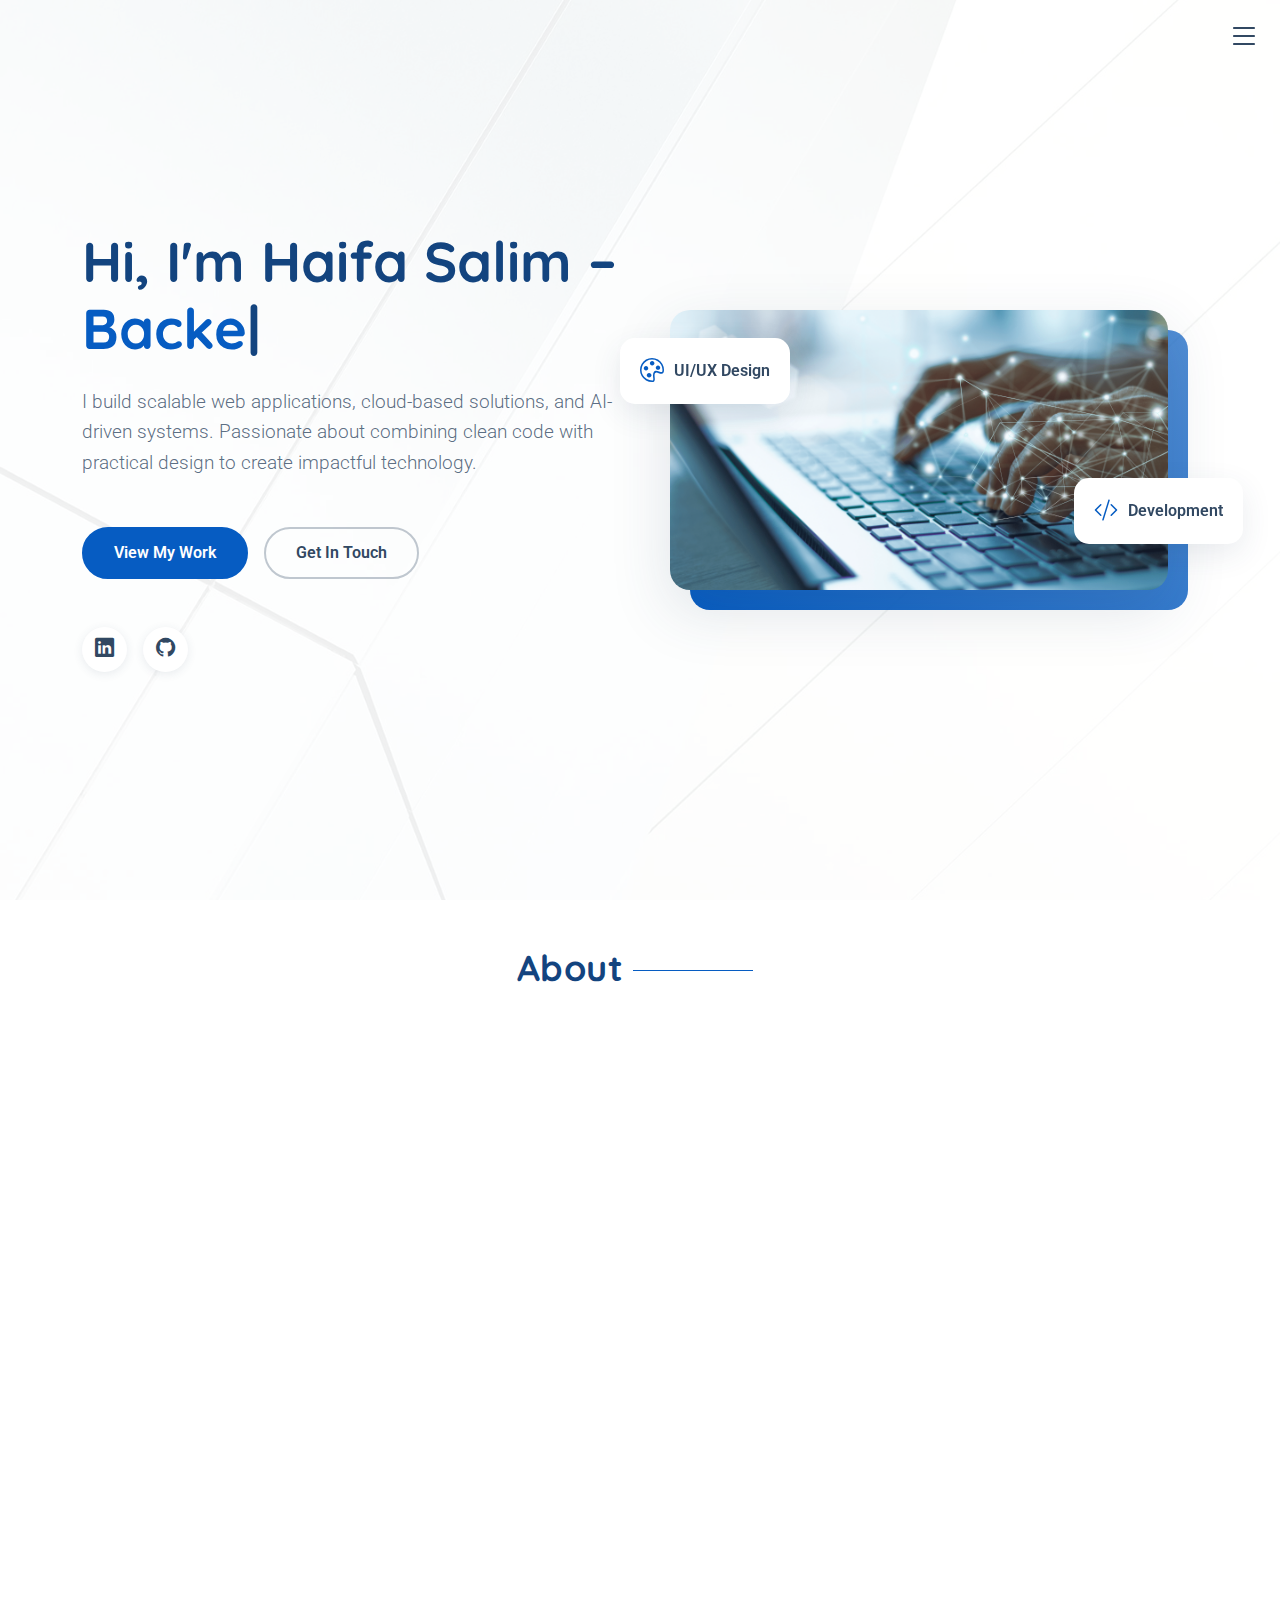
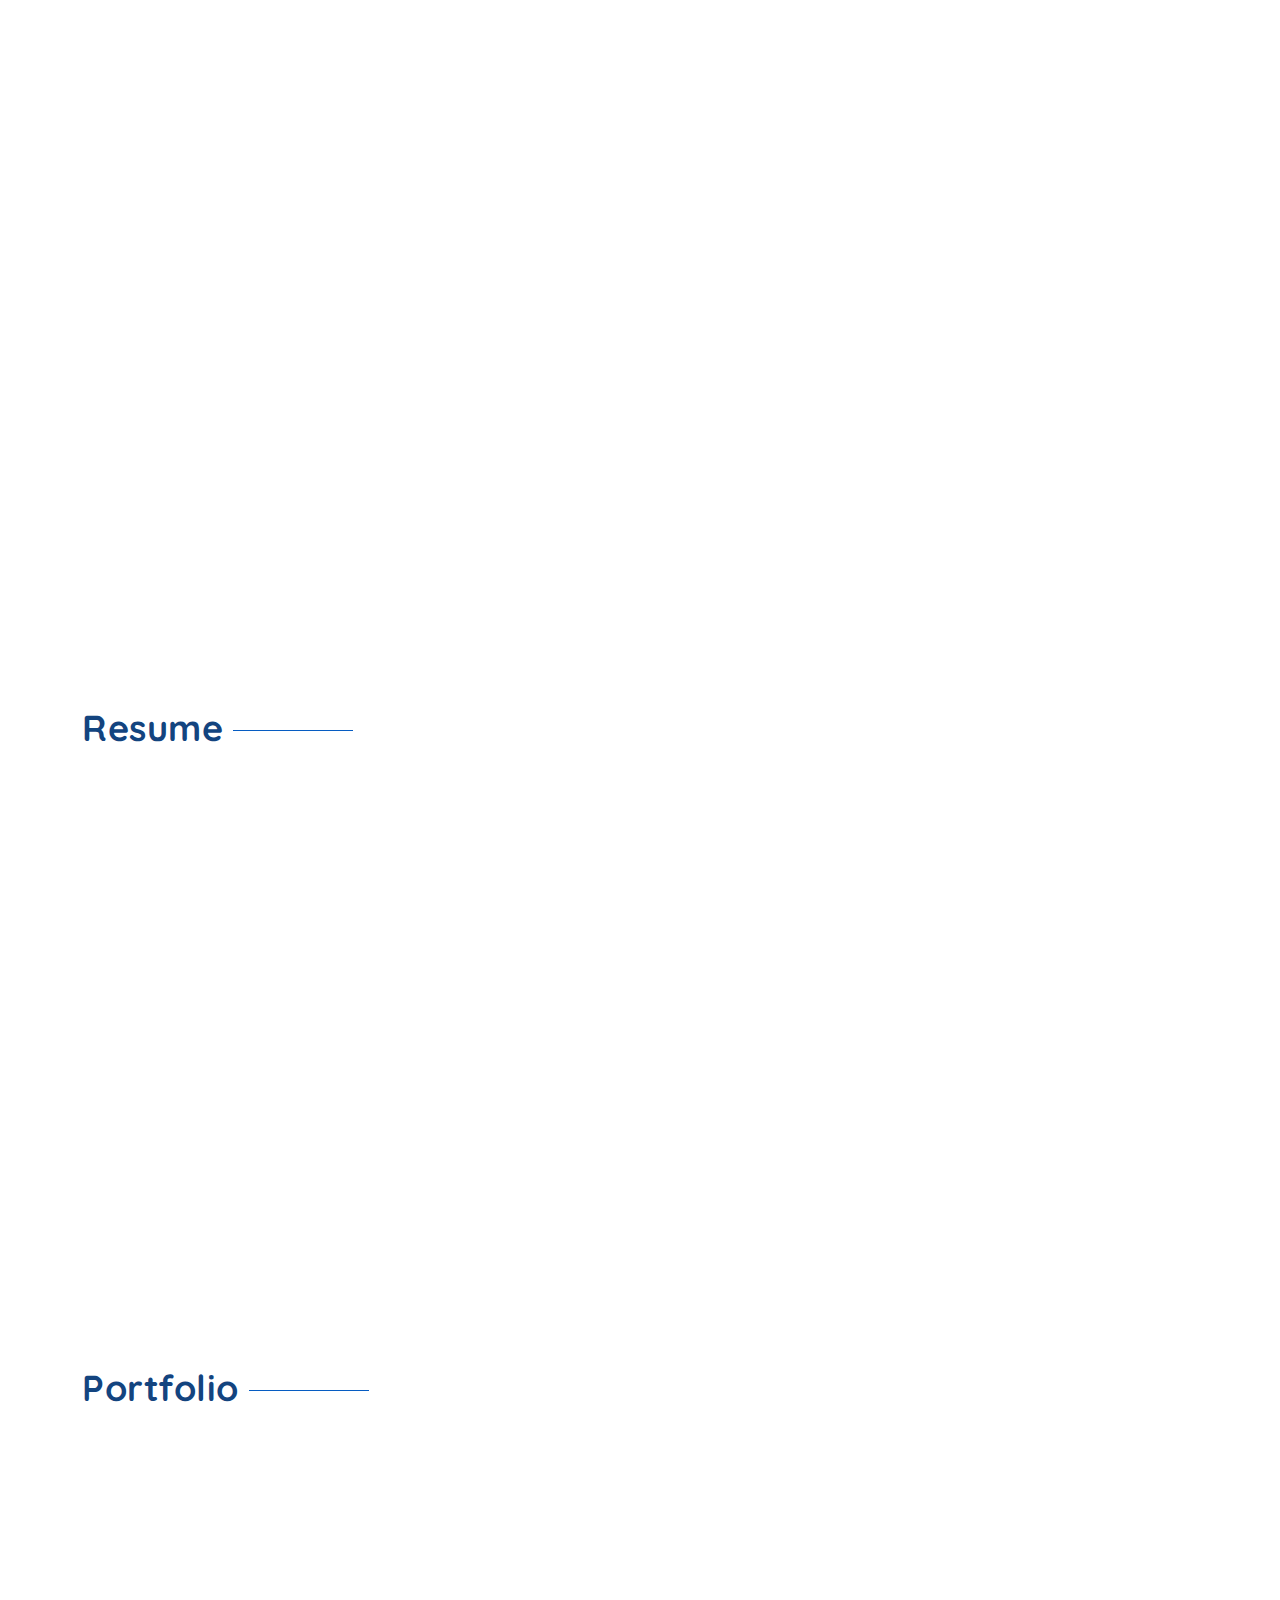
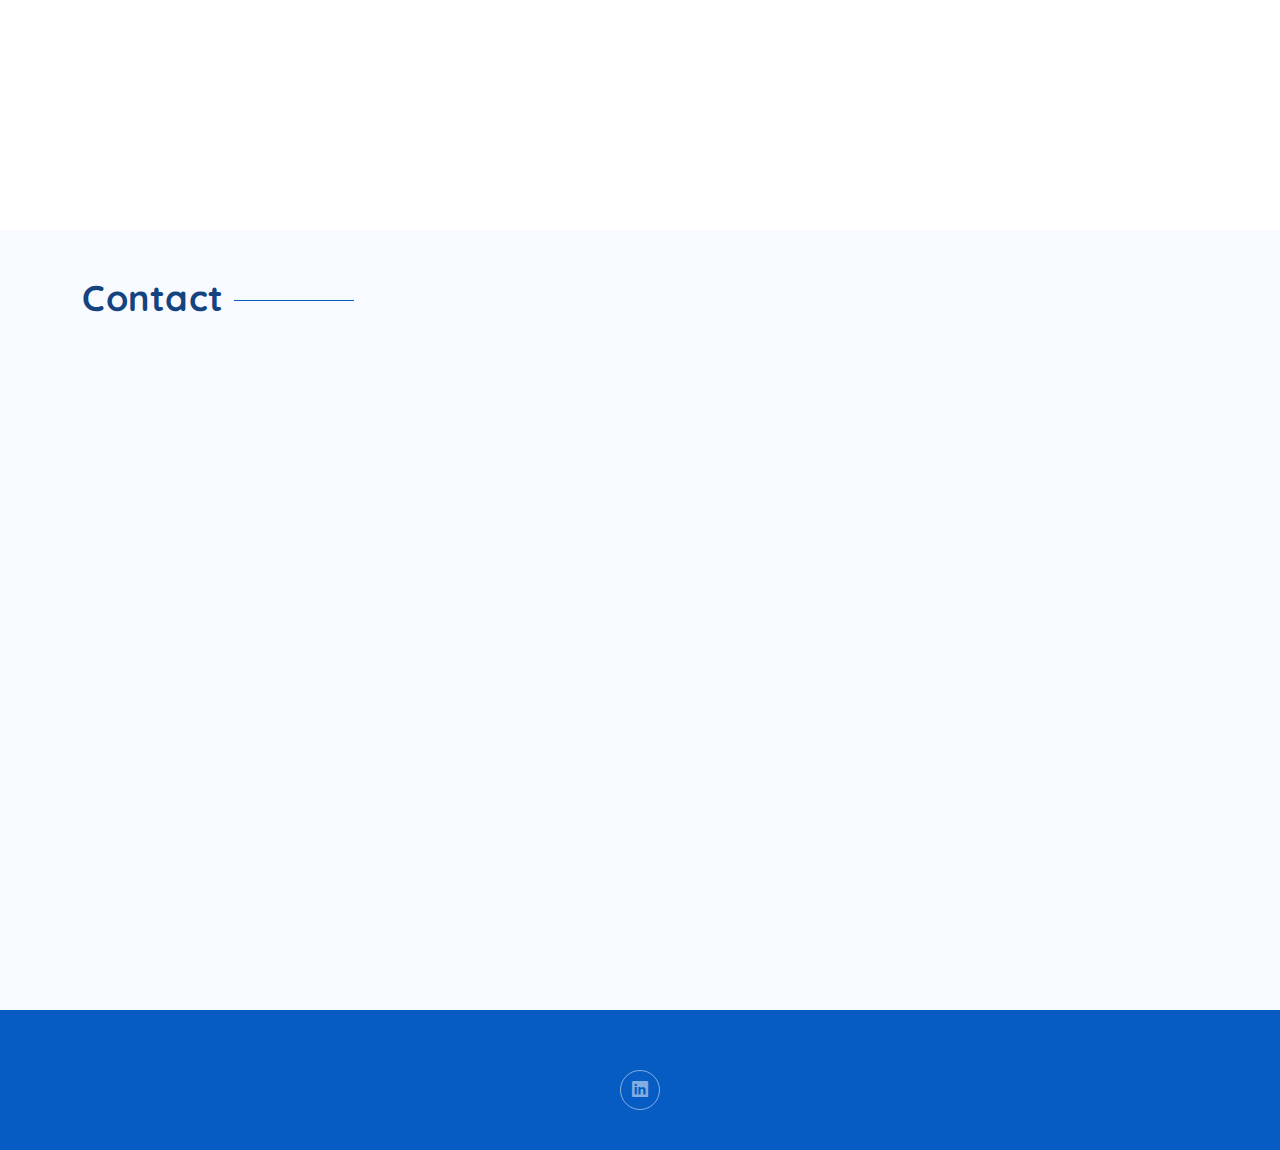
<file: index.html>
<!DOCTYPE html>
<html lang="en">

<head>
  <meta charset="utf-8">
  <meta content="width=device-width, initial-scale=1.0" name="viewport">
  <title> Haifa Salim </title>
  <meta name="description" content="">
  <meta name="keywords" content="">

  <!-- Favicons -->
  <link href="assets/img/favicon.png" rel="icon">
  <link href="assets/img/apple-touch-icon.png" rel="apple-touch-icon">

  <!-- Fonts -->
  <link href="https://fonts.googleapis.com" rel="preconnect">
  <link href="https://fonts.gstatic.com" rel="preconnect" crossorigin>
  <link
    href="https://fonts.googleapis.com/css2?family=Roboto:ital,wght@0,100;0,300;0,400;0,500;0,700;0,900;1,100;1,300;1,400;1,500;1,700;1,900&family=Open+Sans:ital,wght@0,300;0,400;0,500;0,600;0,700;0,800;1,300;1,400;1,500;1,600;1,700;1,800&family=Quicksand:wght@300;400;500;600;700&display=swap"
    rel="stylesheet">

  <!-- Vendor CSS Files -->
  <link href="assets/vendor/bootstrap/css/bootstrap.min.css" rel="stylesheet">
  <link href="assets/vendor/bootstrap-icons/bootstrap-icons.css" rel="stylesheet">
  <link href="assets/vendor/aos/aos.css" rel="stylesheet">
  <link href="assets/vendor/glightbox/css/glightbox.min.css" rel="stylesheet">
  <link href="assets/vendor/swiper/swiper-bundle.min.css" rel="stylesheet">

  <!-- Main CSS File -->
  <link href="assets/css/main.css" rel="stylesheet">
</head>

<body class="index-page">

  <header id="header" class="header d-flex align-items-center fixed-top">
    <div class="container-fluid position-relative d-flex align-items-center justify-content-between">

      <a href="index.html" class="logo d-flex align-items-center">
      </a>

      <nav id="navmenu" class="navmenu">

        <div class="profile-img">
          <img src="assets/img/profile/profile.png" alt="" class="img-fluid rounded-circle">
        </div>

        <a href="index.html" class="logo d-flex align-items-center justify-content-center active">
          <h1 class="sitename">Haifa Salim</h1>
        </a>

        <div class="social-links text-center">
          <a href="#" class="linkedin"><i class="bi bi-linkedin"></i></a>
        </div>

        <ul>
          <li><a href="#hero">Home</a></li>
          <li><a href="#about">About</a></li>
          <li><a href="#resume">Resume</a></li>
          <li><a href="#portfolio">Portfolio</a></li>
          <li><a href="#contact">Contact</a></li>
        </ul>
        <i class="mobile-nav-toggle d-xl-none bi bi-list"></i>
      </nav>

    </div>
  </header>

  <main class="main">

    <!-- Hero Section -->
    <section id="hero" class="hero section">

      <div class="container">
        <div class="row g-0 align-items-center">
          <div class="col-lg-6 hero-content" data-aos="fade-right" data-aos-delay="100">
            <div class="content-wrapper">
              <h1 class="hero-title">Hi, I'm Haifa Salim – <span class="typed"
                  data-typed-items="Backend Developer, Frontend Developer, Cloud & AI Enthusiast"></span></h1>
              <p class="lead">I build scalable web applications, cloud-based solutions, and AI-driven systems.
                Passionate about combining clean code with practical design to create impactful technology.</p>




              <div class="hero-actions" data-aos="fade-up" data-aos-delay="300">
                <a href="#portfolio" class="btn btn-primary">View My Work</a>
                <a href="#contact" class="btn btn-outline">Get In Touch</a>
              </div>

              <div class="social-links" data-aos="fade-up" data-aos-delay="400">

                <a href="#"><i class="bi bi-linkedin"></i></a>
                <a href="#"><i class="bi bi-github"></i></a>

              </div>
            </div>
          </div>

          <div class="col-lg-6 hero-image" data-aos="fade-left" data-aos-delay="200">
            <div class="image-container">
              <div class="floating-elements">
                <div class="floating-card card-1" data-aos="zoom-in" data-aos-delay="300">
                  <i class="bi bi-palette"></i>
                  <span>UI/UX Design</span>
                </div>
                <div class="floating-card card-2" data-aos="zoom-in" data-aos-delay="400">
                  <i class="bi bi-code-slash"></i>
                  <span>Development</span>
                </div>

              </div>
              <img src="assets/img/profile/profile.png" alt="Portfolio Hero" class="img-fluid hero-main-image">
              <div class="image-overlay"></div>
            </div>
          </div>

        </div>
      </div>

    </section><!-- /Hero Section -->
<!-- About Section -->
<section id="about" class="about section text-center">

  <!-- Section Title -->
  <div class="container section-title">
    <h2>About</h2>
  </div><!-- End Section Title -->

  <div class="container" data-aos="fade-up" data-aos-delay="100">
    <div class="row justify-content-center">
      <div class="col-lg-8" data-aos="fade-up" data-aos-delay="200">
        <div class="about-content">
          <div class="intro mb-4">
            <p>
              Computing Science graduate with hands-on experience in backend and frontend development,
              cloud infrastructure (AWS), and AI-driven applications. Skilled in building scalable systems
              and secure APIs using Java, Python, SQL, and modern frameworks.
            </p>
          </div>

          <!-- Skills Row -->
          <div class="skills-grid d-flex justify-content-center gap-4 mb-4">
            <div class="skill-item" data-aos="zoom-in" data-aos-delay="300">
              <div class="skill-icon">
                <i class="bi bi-palette"></i>
              </div>
              <h4>UI/UX Design</h4>
            </div>
            <div class="skill-item" data-aos="zoom-in" data-aos-delay="350">
              <div class="skill-icon">
                <i class="bi bi-code-slash"></i>
              </div>
              <h4>Frontend Dev</h4>
            </div>
            <div class="skill-item" data-aos="zoom-in" data-aos-delay="400">
              <div class="skill-icon">
                <i class="bi bi-hdd-stack"></i>
              </div>
              <h4>Backend Dev</h4>
            </div>
          </div>

          <!-- Call to Action -->
          <div class="cta-section" data-aos="fade-up" data-aos-delay="500">
            <div class="action-buttons d-flex justify-content-center gap-3">
              <a href="#portfolio" class="btn btn-primary">View My Work</a>
              <a href="assets/Haifa_Salim_Resume.pdf" class="btn btn-outline" target="_blank">Download Resume</a>
            </div>
          </div>

        </div>
      </div>
    </div>
  </div>

</section><!-- /About Section -->


    <!-- Skills Section -->
    <section id="skills" class="skills section">

      <div class="container" data-aos="fade-up" data-aos-delay="100">

        <div class="row">
          <div class="col-lg-8">
            <div class="skills-grid">
              <div class="row g-4">
                <div class="col-md-6" data-aos="flip-left" data-aos-delay="200">
                  <div class="skill-card">
                    <div class="skill-header">
                      <i class="bi bi-code-slash"></i>
                      <h3>Frontend Development</h3>
                    </div>
                    <div class="skills-animation">
                      <div class="skill-item">
                        <div class="skill-info">
                          <span class="skill-name">HTML/CSS</span>
                          <span class="skill-percentage">95%</span>
                        </div>
                        <div class="skill-bar progress">
                          <div class="progress-bar" role="progressbar" aria-valuenow="95" aria-valuemin="0"
                            aria-valuemax="100"></div>
                        </div>
                      </div>

                      <div class="skill-item">
                        <div class="skill-info">
                          <span class="skill-name">JavaScript</span>
                          <span class="skill-percentage">88%</span>
                        </div>
                        <div class="skill-bar progress">
                          <div class="progress-bar" role="progressbar" aria-valuenow="88" aria-valuemin="0"
                            aria-valuemax="100"></div>
                        </div>
                      </div>

                    </div>
                  </div><!-- End Frontend Card -->
                </div>

                <div class="col-md-6" data-aos="flip-left" data-aos-delay="300">
                  <div class="skill-card">
                    <div class="skill-header">
                      <i class="bi bi-server"></i>
                      <h3>Backend Development</h3>
                    </div>
                    <div class="skills-animation">
                      <div class="skill-item">
                        <div class="skill-info">
                          <span class="skill-name">Java</span>
                          <span class="skill-percentage">85%</span>
                        </div>
                        <div class="skill-bar progress">
                          <div class="progress-bar" role="progressbar" aria-valuenow="78" aria-valuemin="0"
                            aria-valuemax="100"></div>
                        </div>
                      </div>

                      <div class="skill-item">
                        <div class="skill-info">
                          <span class="skill-name">Python</span>
                          <span class="skill-percentage">70%</span>
                        </div>
                        <div class="skill-bar progress">
                          <div class="progress-bar" role="progressbar" aria-valuenow="75" aria-valuemin="0"
                            aria-valuemax="100"></div>
                        </div>
                      </div>

                      <div class="skill-item">
                        <div class="skill-info">
                          <span class="skill-name">MySQL</span>
                          <span class="skill-percentage">75%</span>
                        </div>
                        <div class="skill-bar progress">
                          <div class="progress-bar" role="progressbar" aria-valuenow="72" aria-valuemin="0"
                            aria-valuemax="100"></div>
                        </div>
                      </div>
                      <div class="skill-item">
                        <div class="skill-info">
                          <span class="skill-name">MongoDB</span>
                          <span class="skill-percentage">75%</span>
                        </div>
                        <div class="skill-bar progress">
                          <div class="progress-bar" role="progressbar" aria-valuenow="72" aria-valuemin="0"
                            aria-valuemax="100"></div>
                        </div>
                      </div>
                    </div>
                  </div><!-- End Backend Card -->
                </div>
                <div class="col-md-6" data-aos="flip-left" data-aos-delay="500">
                  <div class="skill-card">
                    <div class="skill-header">
                      <i class="bi bi-cpu"></i>
                      <h3>Machine Learning</h3>
                    </div>
                    <div class="skills-animation">

                      <div class="skill-item">
                        <div class="skill-info">
                          <span class="skill-name">Scikit-learn</span>
                          <span class="skill-percentage">85%</span>
                        </div>
                        <div class="skill-bar progress">
                          <div class="progress-bar" role="progressbar" aria-valuenow="85" aria-valuemin="0"
                            aria-valuemax="100"></div>
                        </div>
                      </div>

                      <div class="skill-item">
                        <div class="skill-info">
                          <span class="skill-name">FastAPI (ML Integration)</span>
                          <span class="skill-percentage">80%</span>
                        </div>
                        <div class="skill-bar progress">
                          <div class="progress-bar" role="progressbar" aria-valuenow="80" aria-valuemin="0"
                            aria-valuemax="100"></div>
                        </div>
                      </div>

                      <div class="skill-item">
                        <div class="skill-info">
                          <span class="skill-name">Data Preprocessing & Evaluation</span>
                          <span class="skill-percentage">90%</span>
                        </div>
                        <div class="skill-bar progress">
                          <div class="progress-bar" role="progressbar" aria-valuenow="90" aria-valuemin="0"
                            aria-valuemax="100"></div>
                        </div>
                      </div>

                      <div class="skill-item">
                        <div class="skill-info">
                          <span class="skill-name">Matplotlib (Visualization)</span>
                          <span class="skill-percentage">75%</span>
                        </div>
                        <div class="skill-bar progress">
                          <div class="progress-bar" role="progressbar" aria-valuenow="75" aria-valuemin="0"
                            aria-valuemax="100"></div>
                        </div>
                      </div>

                    </div>
                  </div>
                </div>


                <div class="col-md-6" data-aos="flip-left" data-aos-delay="500">
                  <div class="skill-card">
                    <div class="skill-header">
                      <i class="bi bi-cloud"></i>
                      <h3>Cloud &amp; DevOps</h3>
                    </div>
                    <div class="skills-animation">
                      <div class="skill-item">
                        <div class="skill-info">
                          <span class="skill-name">AWS</span>
                          <span class="skill-percentage">76%</span>
                        </div>
                        <div class="skill-bar progress">
                          <div class="progress-bar" role="progressbar" aria-valuenow="76" aria-valuemin="0"
                            aria-valuemax="100"></div>
                        </div>
                      </div>
                      <div class="skill-item">
                        <div class="skill-info">
                          <span class="skill-name">Microsoft</span>
                          <span class="skill-percentage">85%</span>
                        </div>
                        <div class="skill-bar progress">
                          <div class="progress-bar" role="progressbar" aria-valuenow="70" aria-valuemin="0"
                            aria-valuemax="100"></div>
                        </div>
                      </div>

                      <div class="skill-item">
                        <div class="skill-info">
                          <span class="skill-name">Git</span>
                          <span class="skill-percentage">90%</span>
                        </div>
                        <div class="skill-bar progress">
                          <div class="progress-bar" role="progressbar" aria-valuenow="90" aria-valuemin="0"
                            aria-valuemax="100"></div>
                        </div>
                      </div>
                    </div>
                  </div><!-- End DevOps Card -->

                </div>
              </div>
            </div><!-- End Skills Grid -->
          </div>

          <div class="col-lg-4">
            <div class="skills-summary" data-aos="fade-left" data-aos-delay="200">
              <h3>Professional Expertise</h3>
              <p>Full-stack development with Java, Python, and SQL. Experienced in cloud infrastructure (AWS), API
                development with FastAPI/Flask, and applied machine learning for real-world applications.</p>

              <div class="skills-badges" data-aos="fade-up" data-aos-delay="600">
                <h4>Certifications</h4>
                <div class="badge-list">
                  <div class="skill-badge">AI Foundations: Machine Learning (2024)</div>
                  <div class="skill-badge">2D Game Design & Development (2024)</div>
                </div>
              </div>
            </div><!-- End Skills Summary -->
          </div>
        </div>

      </div>

    </section><!-- /Skills Section -->

    <!-- Resume Section -->
    <section id="resume" class="resume section">

      <!-- Section Title -->
      <div class="container section-title">
        <h2>Resume</h2>
        
      </div><!-- End Section Title -->

      <div class="container" data-aos="fade-up" data-aos-delay="100">

        <div class="row">
          <div class="col-lg-6" data-aos="fade-right" data-aos-delay="200">
            <div class="experience-section">
              <div class="section-header">
                <h2><i class="bi bi-briefcase"></i> Professional Journey</h2>
             
              </div>

              <div class="experience-cards">
                <div class="experience-card" data-aos="zoom-in" data-aos-delay="300">
                  <div class="card-header">
                    <div class="role-info">
                      <h3>DevOps Engineer Intern</h3>
                      <h4>ThingLogix</h4>
                    </div>
                    <span class="duration">June 2024 - Sep 2024</span>
                  </div>
                  <div class="card-body">
                    <p>Contributed to cloud infrastructure support and DevOps tasks, gaining hands-on experience in AWS
                      services and technical troubleshooting.</p>
                    <ul class="achievements">
                      <li>Monitored and analyzed AWS performance with CloudWatch, identifying key metrics and optimizing
                        resource usage.</li>
                      <li>Assisted with resolving support tickets and providing technical solutions to client issues.
                      </li>
                      <li>Collaborated with cross-functional teams to improve system reliability and cloud efficiency.
                      </li>
                    </ul>
                  </div>
                </div>

              </div>
            </div>
          </div>

          <div class="col-lg-6" data-aos="fade-left" data-aos-delay="200">
            <div class="education-section">
              <div class="section-header">
                <h2><i class="bi bi-mortarboard"></i> Academic Excellence</h2>
             
              </div>

              <div class="education-timeline">
                <div class="timeline-track"></div>

                <div class="education-item" data-aos="slide-up" data-aos-delay="300">
                  <div class="timeline-marker"></div>
                  <div class="education-content">
                    <div class="degree-header">
                      <h3>BSc (Hons) Computer Science</h3>
                      <span class="year">Aug 2022 - June 2025</span>
                    </div>
                    <h4 class="institution">University of Stirling, UAE</h4>
                    <p>Relevant Coursework: Machine Learning, Data Structures and Algorithms, Database Principles, Web
                      Services, Operating Systems, Mobile App Development, NoSQL, UX Design.
                    </p>
                  </div>
                </div>


              </div>
            </div>
          </div>
        </div>

      </div>

    </section><!-- /Resume Section -->


    <!-- Portfolio Section -->
    <section id="portfolio" class="portfolio section">

      <!-- Section Title -->
      <div class="container section-title">
        <h2>Portfolio</h2>
      </div><!-- End Section Title -->

      <div class="container-fluid" data-aos="fade-up" data-aos-delay="100">

        <div class="isotope-layout" data-default-filter="*" data-layout="masonry" data-sort="original-order">

          <ul class="portfolio-filters isotope-filters" data-aos="fade-up" data-aos-delay="200">
            <li data-filter="*" class="filter-active">
              <i class="bi bi-grid-3x3"></i> All Projects
            </li>
            <li data-filter=".filter-ui">
              UI/UX
            </li>
            <li data-filter=".filter-development">
              Development
            </li>
          </ul>

          <div class="row g-4 isotope-container" data-aos="fade-up" data-aos-delay="300">

            <div class="col-xl-3 col-lg-4 col-md-6 portfolio-item isotope-item filter-ui">
              <article class="portfolio-entry">
                <figure class="entry-image">
                  <img src="assets/img/hbook.png" class="img-fluid" alt="" loading="lazy">
                  <div class="entry-overlay">
                    <div class="overlay-content">
                      <div class="entry-meta">Development</div>
                      <h3 class="entry-title">Hotel Booking Platform With AI Personalization</h3>
                      <div class="entry-links">
                        <a href="assets/img/hbook.png" class="glightbox"
                          data-gallery="portfolio-gallery-ui"
                          data-glightbox="Hotel Booking Platform With AI Personalization; description: The platform features personalized recommendations via K-Means and a Gemini-powered AI chatbot.">
                          <i class="bi bi-arrows-angle-expand"></i>
                        </a>
                        <a href="portfolio-details.html">
                          <i class="bi bi-arrow-right"></i>
                        </a>
                      </div>
                    </div>
                  </div>
                </figure>
              </article>
            </div><!-- End Portfolio Item -->

            <div class="col-xl-3 col-lg-4 col-md-6 portfolio-item isotope-item filter-development">
              <article class="portfolio-entry">
                <figure class="entry-image">
                  <img src="assets/img/aircraft.jpg" class="img-fluid" alt="" loading="lazy">
                  <div class="entry-overlay">
                    <div class="overlay-content">
                      <div class="entry-meta">Development</div>
                      <h3 class="entry-title">Aircraft Management System</h3>
                      <div class="entry-links">
                        <a href="assets/img/aircraft.jpg" class="glightbox"
                          data-gallery="portfolio-gallery-development"
                          data-glightbox="title: Aircraft Management System; description: The system features real-time status monitoring and has role-specific interfaces, adhering to UML-based architectural specifications for aircraft lifecycle management.">
                          <i class="bi bi-arrows-angle-expand"></i>
                        </a>
                        <a href="portfolio-details2.html">
                          <i class="bi bi-arrow-right"></i>
                        </a>
                      </div>
                    </div>
                  </div>
                </figure>
              </article>
            </div><!-- End Portfolio Item -->





            <div class="col-xl-3 col-lg-4 col-md-6 portfolio-item isotope-item filter-ui">
              <article class="portfolio-entry">
                <figure class="entry-image">
                  <img src="assets/img/noteapp.png" class="img-fluid" alt="" loading="lazy">
                  <div class="entry-overlay">
                    <div class="overlay-content">
                      <div class="entry-meta">UI/UX Design</div>
                      <h3 class="entry-title">Android Note-Taking App</h3>
                      <div class="entry-links">
                        <a href="assets/img/noteapp.png" class="glightbox"
                          data-gallery="portfolio-gallery-ui"
                          data-glightbox="title: Android Note-Taking App; description: The app uses Fragments for date selection, note entry, and note display with data persistence using SQLite database for CRUD operations.">
                          <i class="bi bi-arrows-angle-expand"></i>
                        </a>
                        <a href="portfolio-details-3.html">
                          <i class="bi bi-arrow-right"></i>
                        </a>
                      </div>
                    </div>
                  </div>
                </figure>
              </article>
            </div><!-- End Portfolio Item -->

            <div class="col-xl-3 col-lg-4 col-md-6 portfolio-item isotope-item filter-development">
              <article class="portfolio-entry">
                <figure class="entry-image">
                  <img src="assets/img/game.png" class="img-fluid" alt="" loading="lazy">
                  <div class="entry-overlay">
                    <div class="overlay-content">
                      <div class="entry-meta">Development</div>
                      <h3 class="entry-title">2D Platform Game</h3>
                      <div class="entry-links">
                        <a href="assets/img/game.png" class="glightbox"
                          data-gallery="portfolio-gallery-development"
                          data-glightbox="title: 2D Platform Game; description: The game features animated player and enemy sprites, multiple levels, collision detection, and scoring mechanics, demonstrating proficiency in game development.">
                          <i class="bi bi-arrows-angle-expand"></i>
                        </a>
                        <a href="portfolio-details-4.html">
                          <i class="bi bi-arrow-right"></i>
                        </a>
                      </div>
                    </div>
                  </div>
                </figure>
              </article>
            </div><!-- End Portfolio Item -->




          </div><!-- End Portfolio Container -->

        </div>

      </div>

    </section><!-- /Portfolio Section -->

<!-- Contact Section -->
<section id="contact" class="contact section light-background">

  <!-- Section Title -->
  <div class="container section-title">
    <h2>Contact</h2>
  </div><!-- End Section Title -->

  <div class="container" data-aos="fade-up" data-aos-delay="100">

    <div class="row g-4 g-lg-5">
      <div class="col-lg-5">
        <div class="info-box" data-aos="fade-up" data-aos-delay="200">
          <h3>Contact Info</h3>

          <div class="info-item" data-aos="fade-up" data-aos-delay="300">
            <div class="icon-box">
              <i class="bi bi-geo-alt"></i>
            </div>
            <div class="content">
              <h4>Abu Dhabi</h4>
              <p>United Arab Emirates</p>
            </div>
          </div>

          <div class="info-item" data-aos="fade-up" data-aos-delay="500">
            <div class="icon-box">
              <i class="bi bi-envelope"></i>
            </div>
            <div class="content">
              <h4>Email Address</h4>
              <p>haifasalim3@gmail.com</p>
            </div>
          </div>
        </div>
      </div>

      <div class="col-lg-7">
        <div class="contact-form" data-aos="fade-up" data-aos-delay="300">
          <h3>Get In Touch</h3>

          <!-- Replace with your Formspree endpoint -->
         <form id="contact-form" action= "https://formspree.io/f/mqadwzvj" method="POST" class="php-email-form">
  <div class="row gy-4">

    <div class="col-md-6">
      <input type="text" name="name" class="form-control" placeholder="Your Name" required>
    </div>

    <div class="col-md-6">
      <input type="email" class="form-control" name="email" placeholder="Your Email" required>
    </div>

    <div class="col-12">
      <input type="text" class="form-control" name="subject" placeholder="Subject" required>
    </div>

    <div class="col-12">
      <textarea class="form-control" name="message" rows="6" placeholder="Message" required></textarea>
    </div>

    <div class="col-12 text-center">
      <button type="submit" class="btn btn-primary">Send Message</button>
    </div>

    <!-- Success/Failure Messages -->
    <div class="col-12 text-center mt-3">
      <div id="form-status"></div>
    </div>

  </div>
</form>


        </div>
      </div>
    </div>

  </div>
</section><!-- /Contact Section -->


  </main>

  <footer id="footer" class="footer dark-background">

    <div class="container">
      <div class="social-links d-flex justify-content-center">
        <a href=""><i class="bi bi-linkedin"></i></a>
      </div>
    </div>

  </footer>

  <!-- Scroll Top -->
  <a href="#" id="scroll-top" class="scroll-top d-flex align-items-center justify-content-center"><i
      class="bi bi-arrow-up-short"></i></a>

  <!-- Vendor JS Files -->
  <script src="assets/vendor/bootstrap/js/bootstrap.bundle.min.js"></script>
  <script src="assets/vendor/php-email-form/validate.js"></script>
  <script src="assets/vendor/aos/aos.js"></script>
  <script src="assets/vendor/purecounter/purecounter_vanilla.js"></script>
  <script src="assets/vendor/typed.js/typed.umd.js"></script>
  <script src="assets/vendor/waypoints/noframework.waypoints.js"></script>
  <script src="assets/vendor/glightbox/js/glightbox.min.js"></script>
  <script src="assets/vendor/imagesloaded/imagesloaded.pkgd.min.js"></script>
  <script src="assets/vendor/isotope-layout/isotope.pkgd.min.js"></script>
  <script src="assets/vendor/swiper/swiper-bundle.min.js"></script>

  <!-- Main JS File -->
  <script src="assets/js/main.js"></script>
  <script>
document.addEventListener("DOMContentLoaded", function () {
  const form = document.getElementById("contact-form");
  const status = document.getElementById("form-status");

  form.addEventListener("submit", async function (event) {
    event.preventDefault();

    const data = new FormData(form);
    const action = form.action;

    try {
      const response = await fetch(action, {
        method: form.method,
        body: data,
        headers: {
          'Accept': 'application/json'
        }
      });

      if (response.ok) {
        status.innerHTML = "<div class='alert alert-success'>✅ Your message has been sent. Thank you!</div>";
        form.reset();
      } else {
        status.innerHTML = "<div class='alert alert-danger'>❌ Oops! Something went wrong. Please try again.</div>";
      }
    } catch (error) {
      status.innerHTML = "<div class='alert alert-danger'>⚠️ Network error. Please check your connection.</div>";
    }
  });
});
</script>


</body>

</html>
</file>
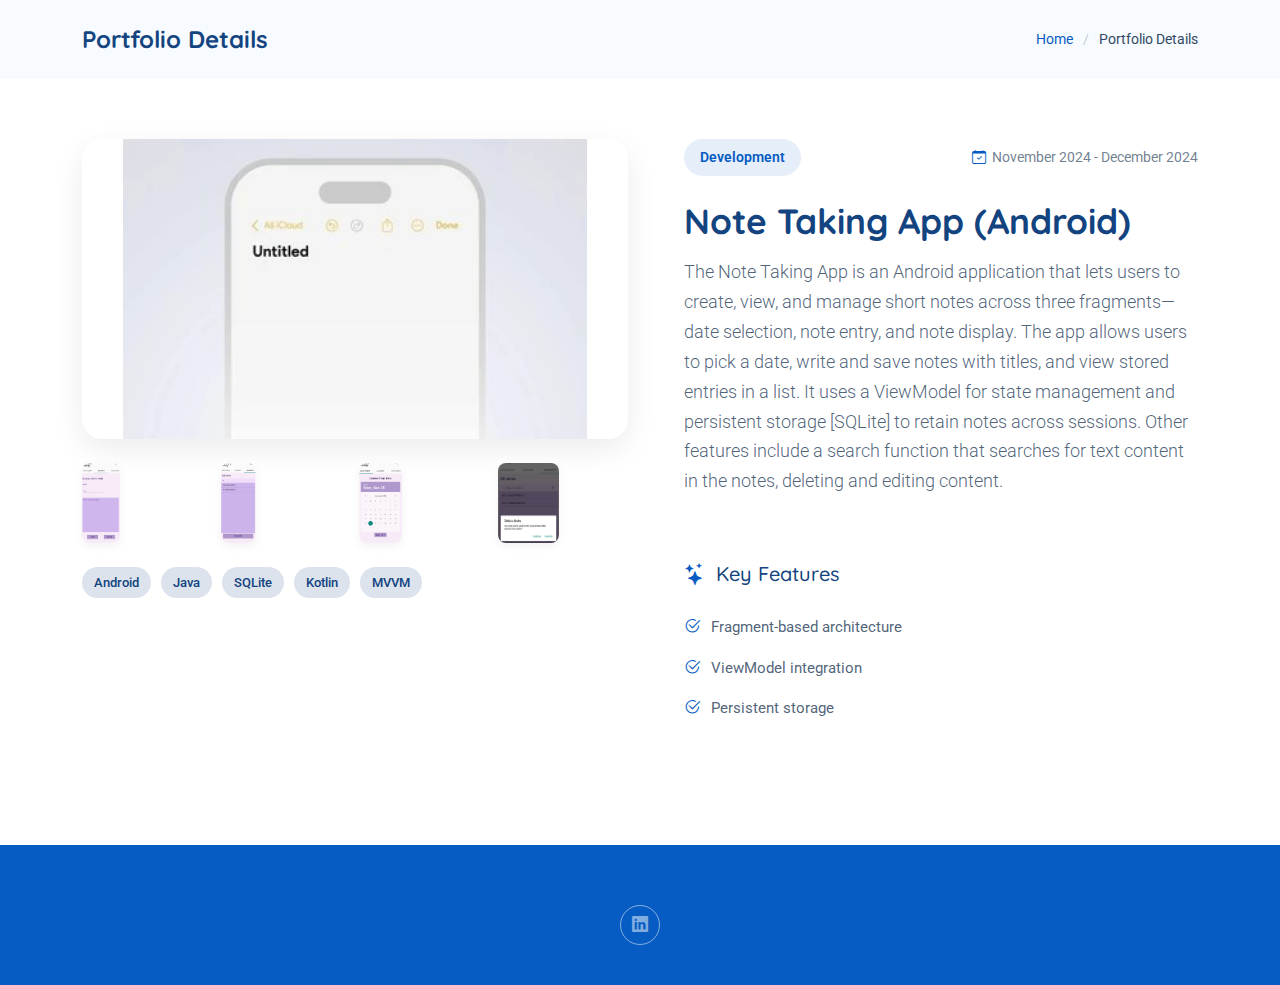
<file: portfolio-details-3.html>
<!DOCTYPE html>
<html lang="en">

<head>
  <meta charset="utf-8">
  <meta content="width=device-width, initial-scale=1.0" name="viewport">
  <title>Portfolio Details</title>
  <meta name="description" content="">
  <meta name="keywords" content="">

  <link href="assets/img/favicon.png" rel="icon">
  <link href="assets/img/apple-touch-icon.png" rel="apple-touch-icon">

  <link href="https://fonts.googleapis.com" rel="preconnect">
  <link href="https://fonts.gstatic.com" rel="preconnect" crossorigin>
  <link href="https://fonts.googleapis.com/css2?family=Roboto:ital,wght@0,100;0,300;0,400;0,500;0,700;0,900;1,100;1,300;1,400;1,500;1,700;1,900&family=Open+Sans:ital,wght@0,300;0,400;0,500;0,600;0,700;0,800;1,300;1,400;1,500;1,600;1,700;1,800&family=Quicksand:wght@300;400;500;600;700&display=swap" rel="stylesheet">

  
  <link href="assets/vendor/bootstrap/css/bootstrap.min.css" rel="stylesheet">
  <link href="assets/vendor/bootstrap-icons/bootstrap-icons.css" rel="stylesheet">
  <link href="assets/vendor/aos/aos.css" rel="stylesheet">
  <link href="assets/vendor/glightbox/css/glightbox.min.css" rel="stylesheet">
  <link href="assets/vendor/swiper/swiper-bundle.min.css" rel="stylesheet">

  <link href="assets/css/main.css" rel="stylesheet">


</head>

<body class="portfolio-details-page">

  <header id="header" class="header d-flex align-items-center fixed-top">
    <div class="container-fluid position-relative d-flex align-items-center justify-content-between">

      <a href="index.html" class="logo d-flex align-items-center">

      </a>

    </div>
  </header>

  <main class="main">
    <div class="page-title light-background">
      <div class="container d-lg-flex justify-content-between align-items-center">
        <h1 class="mb-2 mb-lg-0">Portfolio Details</h1>
        <nav class="breadcrumbs">
          <ol>
            <li><a href="index.html">Home</a></li>
            <li class="current">Portfolio Details</li>
          </ol>
        </nav>
      </div>
    </div>

  
    <section id="portfolio-details" class="portfolio-details section">

      <div class="container" data-aos="fade-up" data-aos-delay="100">

        <div class="row gy-4">
          <div class="col-lg-6" data-aos="fade-right">
            <div class="portfolio-details-media">
              <div class="main-image">
                <div class="portfolio-details-slider swiper init-swiper" data-aos="zoom-in">
                  <script type="application/json" class="swiper-config">
                    {
                      "loop": true,
                      "speed": 1000,
                      "autoplay": {
                        "delay": 6000
                      },
                      "effect": "creative",
                      "creativeEffect": {
                        "prev": {
                          "shadow": true,
                          "translate": [0, 0, -400]
                        },
                        "next": {
                          "translate": ["100%", 0, 0]
                        }
                      },
                      "slidesPerView": 1,
                      "navigation": {
                        "nextEl": ".swiper-button-next",
                        "prevEl": ".swiper-button-prev"
                      }
                    }
                  </script>
                  <div class="swiper-wrapper">
                    <div class="swiper-slide d-flex justify-content-center align-items-center">
    <img src="assets/img/noteapp.jpg" alt="Portfolio Image" class="img-fluid" style="max-width: 85%; height: auto;">
  </div>
                  </div>
                 
                </div>
              </div>


          <div class="thumbnail-grid" data-aos="fade-up" data-aos-delay="200">
                <div class="row g-2 mt-3">
                  <div class="col-3">
                    <img src="assets/img/Addnote.png"  class="img-fluid glightbox">
                  </div>
                  <div class="col-3">
                    <img src="assets/img/viewnotes.png" class="img-fluid glightbox">
                  </div>
                  <div class="col-3">
                    <img src="assets/img/choosedate.png" class="img-fluid glightbox">
                  </div>
                  <div class="col-3">
                    <img src="assets/img/deletenote.png" class="img-fluid glightbox">
                  </div>
                </div>
              </div>


              <div class="tech-stack-badges" data-aos="fade-up" data-aos-delay="300">
                <span>Android</span>
                <span>Java</span>
                <span>SQLite</span>
                <span>Kotlin</span>
                <span>MVVM</span>
                        </div>
            </div>
          </div>

          <div class="col-lg-6" data-aos="fade-left">
            <div class="portfolio-details-content">
              <div class="project-meta">
                <div class="badge-wrapper">
                  <span class="project-badge">Development</span>
                </div>
                <div class="date-client">
                  <div class="meta-item">
                    <i class="bi bi-calendar-check"></i>
                    <span>November 2024 - December 2024</span>
                  </div>
                </div>
              </div>

              <h2 class="project-title">Note Taking App (Android) </h2>

         

              <div class="project-overview">
                <p class="lead">
               The Note Taking App is an Android application that lets users to create, view, and manage short notes across three fragments—date selection, note entry, and note display. The app allows users to pick a date, write and save notes with titles, and view stored entries in a list. It uses a ViewModel for state management and persistent storage [SQLite] to retain notes across sessions. Other features include a search function that searches for text content in the notes, deleting and editing content.

                </p>
              </div>

              <div class="project-features" data-aos="fade-up" data-aos-delay="300">
                <h3><i class="bi bi-stars"></i> Key Features</h3>
                <div class="row g-3">
                  <div class="col-md-6">
                    <ul class="feature-list">
                      <li><i class="bi bi-check2-circle"></i> Fragment-based architecture</li>
                      <li><i class="bi bi-check2-circle"></i> ViewModel integration</li>
                      <li><i class="bi bi-check2-circle"></i> Persistent storage</li>
                    </ul>
                </div>
              </div>

              
            </div>
          </div>
        </div>

      </div>

    </section>

  </main>

  <footer id="footer" class="footer dark-background">

    <div class="container">
      
      <div class="social-links d-flex justify-content-center">
        <a href="https://www.linkedin.com/in/haifa-salim-143311128/"><i class="bi bi-linkedin"></i></a>
      </div>
     
    </div>

  </footer>

  <a href="#" id="scroll-top" class="scroll-top d-flex align-items-center justify-content-center"><i class="bi bi-arrow-up-short"></i></a>

 
  <script src="assets/vendor/bootstrap/js/bootstrap.bundle.min.js"></script>
  <script src="assets/vendor/php-email-form/validate.js"></script>
  <script src="assets/vendor/aos/aos.js"></script>
  <script src="assets/vendor/purecounter/purecounter_vanilla.js"></script>
  <script src="assets/vendor/typed.js/typed.umd.js"></script>
  <script src="assets/vendor/waypoints/noframework.waypoints.js"></script>
  <script src="assets/vendor/glightbox/js/glightbox.min.js"></script>
  <script src="assets/vendor/imagesloaded/imagesloaded.pkgd.min.js"></script>
  <script src="assets/vendor/isotope-layout/isotope.pkgd.min.js"></script>
  <script src="assets/vendor/swiper/swiper-bundle.min.js"></script>

  
  <script src="assets/js/main.js"></script>

</body>

</html>
</file>
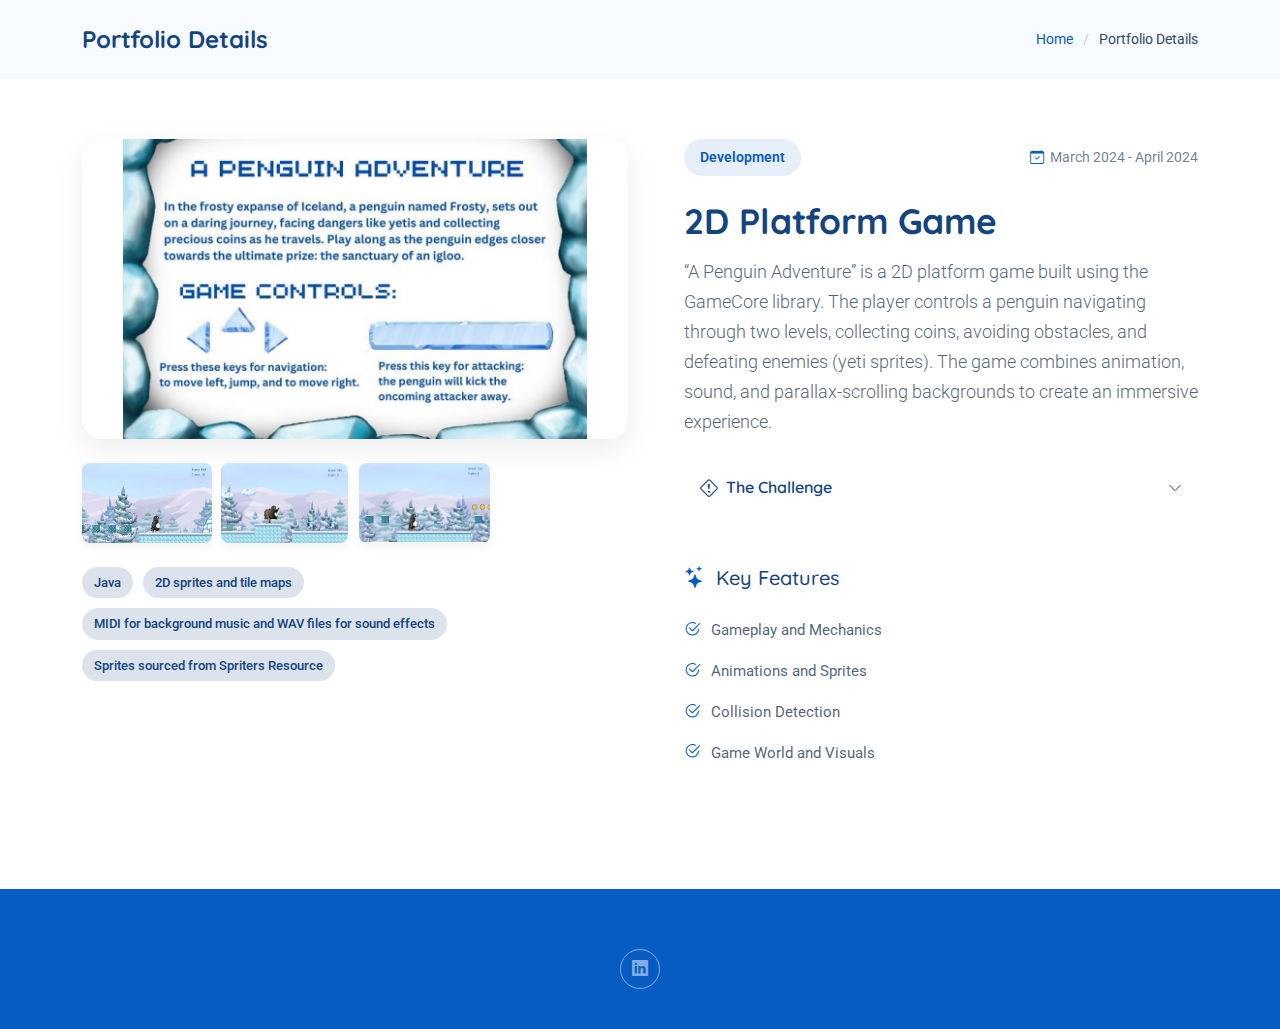
<file: portfolio-details-4.html>
<!DOCTYPE html>
<html lang="en">

<head>
  <meta charset="utf-8">
  <meta content="width=device-width, initial-scale=1.0" name="viewport">
  <title>Portfolio Details - Style Bootstrap Template</title>
  <meta name="description" content="">
  <meta name="keywords" content="">

  <!-- Favicons -->
  <link href="assets/img/favicon.png" rel="icon">
  <link href="assets/img/apple-touch-icon.png" rel="apple-touch-icon">

  <!-- Fonts -->
  <link href="https://fonts.googleapis.com" rel="preconnect">
  <link href="https://fonts.gstatic.com" rel="preconnect" crossorigin>
  <link href="https://fonts.googleapis.com/css2?family=Roboto:ital,wght@0,100;0,300;0,400;0,500;0,700;0,900;1,100;1,300;1,400;1,500;1,700;1,900&family=Open+Sans:ital,wght@0,300;0,400;0,500;0,600;0,700;0,800;1,300;1,400;1,500;1,600;1,700;1,800&family=Quicksand:wght@300;400;500;600;700&display=swap" rel="stylesheet">

  <!-- Vendor CSS Files -->
  <link href="assets/vendor/bootstrap/css/bootstrap.min.css" rel="stylesheet">
  <link href="assets/vendor/bootstrap-icons/bootstrap-icons.css" rel="stylesheet">
  <link href="assets/vendor/aos/aos.css" rel="stylesheet">
  <link href="assets/vendor/glightbox/css/glightbox.min.css" rel="stylesheet">
  <link href="assets/vendor/swiper/swiper-bundle.min.css" rel="stylesheet">

  <!-- Main CSS File -->
  <link href="assets/css/main.css" rel="stylesheet">


</head>

<body class="portfolio-details-page">

  <header id="header" class="header d-flex align-items-center fixed-top">
    <div class="container-fluid position-relative d-flex align-items-center justify-content-between">

      <a href="index.html" class="logo d-flex align-items-center">
        <!-- Uncomment the line below if you also wish to use an image logo -->
        <!-- <img src="assets/img/logo.webp" alt=""> -->
        <!-- Uncomment the line below if you also wish to use an text logo -->
        <!-- <h1 class="sitename">Style</h1>  -->
      </a>

    </div>
  </header>

  <main class="main">

    <!-- Page Title -->
    <div class="page-title light-background">
      <div class="container d-lg-flex justify-content-between align-items-center">
        <h1 class="mb-2 mb-lg-0">Portfolio Details</h1>
        <nav class="breadcrumbs">
          <ol>
            <li><a href="index.html">Home</a></li>
            <li class="current">Portfolio Details</li>
          </ol>
        </nav>
      </div>
    </div><!-- End Page Title -->

    <!-- Portfolio Details Section -->
    <section id="portfolio-details" class="portfolio-details section">

      <div class="container" data-aos="fade-up" data-aos-delay="100">

        <div class="row gy-4">
          <div class="col-lg-6" data-aos="fade-right">
            <div class="portfolio-details-media">
              <div class="main-image">
                <div class="portfolio-details-slider swiper init-swiper" data-aos="zoom-in">
                  <script type="application/json" class="swiper-config">
                    {
                      "loop": true,
                      "speed": 1000,
                      "autoplay": {
                        "delay": 6000
                      },
                      "effect": "creative",
                      "creativeEffect": {
                        "prev": {
                          "shadow": true,
                          "translate": [0, 0, -400]
                        },
                        "next": {
                          "translate": ["100%", 0, 0]
                        }
                      },
                      "slidesPerView": 1,
                      "navigation": {
                        "nextEl": ".swiper-button-next",
                        "prevEl": ".swiper-button-prev"
                      }
                    }
                  </script>
                  <div class="swiper-wrapper">
                    <div class="swiper-slide d-flex justify-content-center align-items-center">
    <img src="assets/img/gameint.png" alt="Portfolio Image" class="img-fluid" style="max-width: 85%; height: auto;">
  </div>
                  </div>
                 
                </div>
              </div>


              <div class="thumbnail-grid" data-aos="fade-up" data-aos-delay="200">
                <div class="row g-2 mt-3">
                  <div class="col-3">
                    <img src="assets/img/game.png" class="img-fluid glightbox">
                  </div>
                   <div class="col-3">
                    <img src="assets/img/badguy.png" class="img-fluid glightbox">
                  </div>
                  <div class="col-3">
                    <img src="assets/img/coin.png" class="img-fluid glightbox">
                  </div>
                </div>
              </div>

              <div class="tech-stack-badges" data-aos="fade-up" data-aos-delay="300">
                <span>Java</span>
                <span>2D sprites and tile maps</span>
                <span>MIDI for background music and WAV files for sound effects</span>
                <span>Sprites sourced from Spriters Resource</span>

                        </div>
            </div>
          </div>

          <div class="col-lg-6" data-aos="fade-left">
            <div class="portfolio-details-content">
              <div class="project-meta">
                <div class="badge-wrapper">
                  <span class="project-badge">Development</span>
                </div>
                <div class="date-client">
                  <div class="meta-item">
                    <i class="bi bi-calendar-check"></i>
                    <span>March 2024 - April 2024</span>
                  </div>
                </div>
              </div>

              <h2 class="project-title">2D Platform Game </h2>

         

              <div class="project-overview">
                <p class="lead">
               “A Penguin Adventure” is a 2D platform game built using the GameCore library.
The player controls a penguin navigating through two levels, collecting coins, avoiding obstacles, and defeating enemies (yeti sprites). The game combines animation, sound, and parallax-scrolling backgrounds to create an immersive experience.

                </p>

                <div class="accordion project-accordion" id="portfolio-details-projectAccordion">
                  

                  <div class="accordion-item" data-aos="fade-up" data-aos-delay="100">
                    <h2 class="accordion-header">
                      <button class="accordion-button collapsed" type="button" data-bs-toggle="collapse" data-bs-target="#portfolio-details-collapse-2" aria-expanded="false" aria-controls="collapseTwo">
                        <i class="bi bi-exclamation-diamond me-2"></i> The Challenge
                      </button>
                    </h2>
                    <div id="portfolio-details-collapse-2" class="accordion-collapse collapse" data-bs-parent="#portfolio-details-projectAccordion">
                      <div class="accordion-body">
                        <p> The main challenges in developing A Penguin Adventure involved implementing accurate collision detection between sprites and tiles, synchronizing animations with player actions, and balancing sound effects with background music to maintain immersion. Additional difficulties included creating smooth parallax scrolling for visual depth, designing engaging levels with appropriate difficulty progression, and ensuring seamless interaction between multiple game elements such as enemies, coins, and player controls.</p>
                      </div>
                    </div>
                  </div>

                 
                </div>
              </div>

              <div class="project-features" data-aos="fade-up" data-aos-delay="300">
                <h3><i class="bi bi-stars"></i> Key Features</h3>
                <div class="row g-3">
                  <div class="col-md-6">
                    <ul class="feature-list">
                      <li><i class="bi bi-check2-circle"></i> Gameplay and Mechanics</li>
                      <li><i class="bi bi-check2-circle"></i> Animations and Sprites</li>
                      <li><i class="bi bi-check2-circle"></i> Collision Detection</li>
                      <li><i class="bi bi-check2-circle"></i> Game World and Visuals</li>
                    </ul>
                
                </div>
              </div>

              
            </div>
          </div>
        </div>

      </div>

    </section><!-- /Portfolio Details Section -->

  </main>

  <footer id="footer" class="footer dark-background">

    <div class="container">
      
      <div class="social-links d-flex justify-content-center">
        <a href=""><i class="bi bi-linkedin"></i></a>
      </div>
     
    </div>

  </footer>

  <!-- Scroll Top -->
  <a href="#" id="scroll-top" class="scroll-top d-flex align-items-center justify-content-center"><i class="bi bi-arrow-up-short"></i></a>

  <!-- Vendor JS Files -->
  <script src="assets/vendor/bootstrap/js/bootstrap.bundle.min.js"></script>
  <script src="assets/vendor/php-email-form/validate.js"></script>
  <script src="assets/vendor/aos/aos.js"></script>
  <script src="assets/vendor/purecounter/purecounter_vanilla.js"></script>
  <script src="assets/vendor/typed.js/typed.umd.js"></script>
  <script src="assets/vendor/waypoints/noframework.waypoints.js"></script>
  <script src="assets/vendor/glightbox/js/glightbox.min.js"></script>
  <script src="assets/vendor/imagesloaded/imagesloaded.pkgd.min.js"></script>
  <script src="assets/vendor/isotope-layout/isotope.pkgd.min.js"></script>
  <script src="assets/vendor/swiper/swiper-bundle.min.js"></script>

  <!-- Main JS File -->
  <script src="assets/js/main.js"></script>

</body>

</html>
</file>
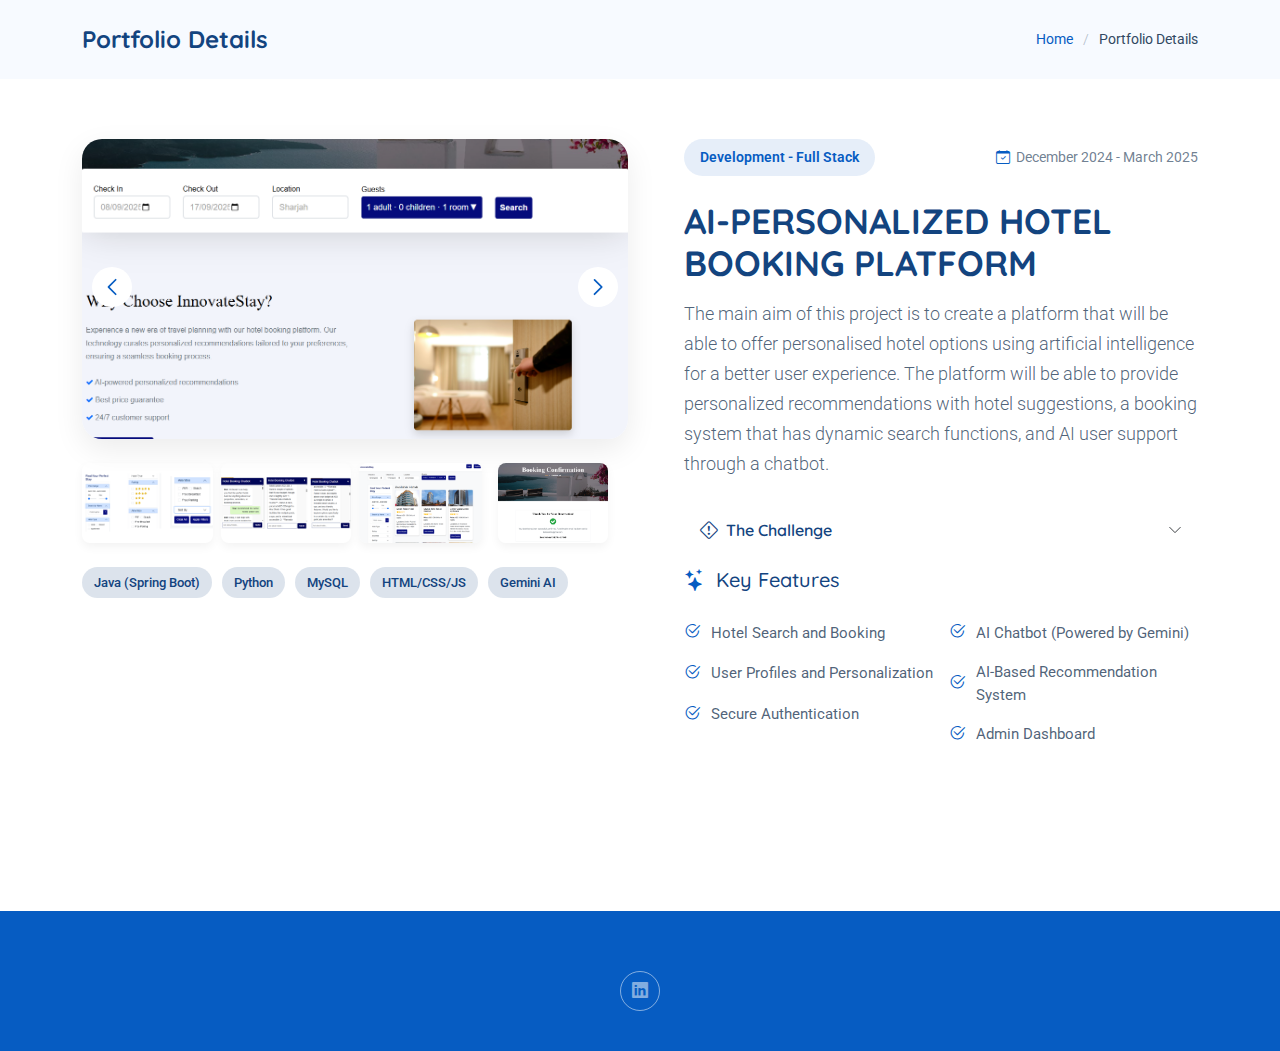
<file: portfolio-details.html>
<!DOCTYPE html>
<html lang="en">

<head>
  <meta charset="utf-8">
  <meta content="width=device-width, initial-scale=1.0" name="viewport">
  <title>Portfolio Details - Style Bootstrap Template</title>
  <meta name="description" content="">
  <meta name="keywords" content="">

  <!-- Favicons -->
  <link href="assets/img/favicon.png" rel="icon">
  <link href="assets/img/apple-touch-icon.png" rel="apple-touch-icon">

  <!-- Fonts -->
  <link href="https://fonts.googleapis.com" rel="preconnect">
  <link href="https://fonts.gstatic.com" rel="preconnect" crossorigin>
  <link href="https://fonts.googleapis.com/css2?family=Roboto:ital,wght@0,100;0,300;0,400;0,500;0,700;0,900;1,100;1,300;1,400;1,500;1,700;1,900&family=Open+Sans:ital,wght@0,300;0,400;0,500;0,600;0,700;0,800;1,300;1,400;1,500;1,600;1,700;1,800&family=Quicksand:wght@300;400;500;600;700&display=swap" rel="stylesheet">

  <!-- Vendor CSS Files -->
  <link href="assets/vendor/bootstrap/css/bootstrap.min.css" rel="stylesheet">
  <link href="assets/vendor/bootstrap-icons/bootstrap-icons.css" rel="stylesheet">
  <link href="assets/vendor/aos/aos.css" rel="stylesheet">
  <link href="assets/vendor/glightbox/css/glightbox.min.css" rel="stylesheet">
  <link href="assets/vendor/swiper/swiper-bundle.min.css" rel="stylesheet">

  <!-- Main CSS File -->
  <link href="assets/css/main.css" rel="stylesheet">

  <!-- =======================================================
  * Template Name: Style
  * Template URL: https://bootstrapmade.com/style-bootstrap-portfolio-template/
  * Updated: Jul 02 2025 with Bootstrap v5.3.7
  * Author: BootstrapMade.com
  * License: https://bootstrapmade.com/license/
  ======================================================== -->
</head>

<body class="portfolio-details-page">

  <header id="header" class="header d-flex align-items-center fixed-top">
    <div class="container-fluid position-relative d-flex align-items-center justify-content-between">

      <a href="index.html" class="logo d-flex align-items-center">
        <!-- Uncomment the line below if you also wish to use an image logo -->
        <!-- <img src="assets/img/logo.webp" alt=""> -->
        <!-- Uncomment the line below if you also wish to use an text logo -->
        <!-- <h1 class="sitename">Style</h1>  -->
      </a>

    </div>
  </header>

  <main class="main">

    <!-- Page Title -->
    <div class="page-title light-background">
      <div class="container d-lg-flex justify-content-between align-items-center">
        <h1 class="mb-2 mb-lg-0">Portfolio Details</h1>
        <nav class="breadcrumbs">
          <ol>
            <li><a href="index.html">Home</a></li>
            <li class="current">Portfolio Details</li>
          </ol>
        </nav>
      </div>
    </div><!-- End Page Title -->

    <!-- Portfolio Details Section -->
    <section id="portfolio-details" class="portfolio-details section">

      <div class="container" data-aos="fade-up" data-aos-delay="100">

        <div class="row gy-4">
          <div class="col-lg-6" data-aos="fade-right">
            <div class="portfolio-details-media">
              <div class="main-image">
                <div class="portfolio-details-slider swiper init-swiper" data-aos="zoom-in">
                  <script type="application/json" class="swiper-config">
                    {
                      "loop": true,
                      "speed": 1000,
                      "autoplay": {
                        "delay": 6000
                      },
                      "effect": "creative",
                      "creativeEffect": {
                        "prev": {
                          "shadow": true,
                          "translate": [0, 0, -400]
                        },
                        "next": {
                          "translate": ["100%", 0, 0]
                        }
                      },
                      "slidesPerView": 1,
                      "navigation": {
                        "nextEl": ".swiper-button-next",
                        "prevEl": ".swiper-button-prev"
                      }
                    }
                  </script>
                  <div class="swiper-wrapper">
                    <div class="swiper-slide">
                      <img src="assets/img/frontpage.png" alt="Portfolio Image" class="img-fluid">
                    </div>
                    <div class="swiper-slide">
                      <img src="assets/img/recommendations.png" alt="Portfolio Image" class="img-fluid">
                    </div>
                  </div>
                  <div class="swiper-button-prev"></div>
                  <div class="swiper-button-next"></div>
                </div>
              </div>

              <div class="thumbnail-grid" data-aos="fade-up" data-aos-delay="200">
                <div class="row g-2 mt-3">
                  <div class="col-3">
                    <img src="assets/img/search.png" alt="The Search functionality of the platform" class="img-fluid glightbox">
                  </div>
                  <div class="col-3">
                    <img src="assets/img/chatbot.png" alt="example of a recommendations provided by chatbot" class="img-fluid glightbox">
                  </div>
                  <div class="col-3">
                    <img src="assets/img/searchpage.png" class="img-fluid glightbox">
                  </div>
                  <div class="col-3">
                    <img src="assets/img/confirmation.png" class="img-fluid glightbox">
                  </div>
                </div>
              </div>

              <div class="tech-stack-badges" data-aos="fade-up" data-aos-delay="300">
                <span>Java (Spring Boot)</span>
                <span>Python</span>
                <span>MySQL</span>
                <span>HTML/CSS/JS</span>
                <span>Gemini AI</span>
              </div>
            </div>
          </div>

          <div class="col-lg-6" data-aos="fade-left">
            <div class="portfolio-details-content">
              <div class="project-meta">
                <div class="badge-wrapper">
                  <span class="project-badge">Development - Full Stack </span>
                </div>
                <div class="date-client">
                  <div class="meta-item">
                    <i class="bi bi-calendar-check"></i>
                    <span>December 2024 - March 2025</span>
                  </div>
                </div>
              </div>

              <h2 class="project-title">AI-PERSONALIZED HOTEL BOOKING PLATFORM </h2>


              <div class="project-overview">
                <p class="lead">
                The main aim of this project is to create a platform that will be able to offer personalised hotel
options using artificial intelligence for a better user experience. The platform will be able to
provide personalized recommendations with hotel suggestions, a booking system that has
dynamic search functions, and AI user support through a chatbot.
                </p>

                <div class="accordion project-accordion" id="portfolio-details-projectAccordion">
        
                  <div class="accordion-item" data-aos="fade-up" data-aos-delay="100">
                    <h2 class="accordion-header">
                      <button class="accordion-button collapsed" type="button" data-bs-toggle="collapse" data-bs-target="#portfolio-details-collapse-2" aria-expanded="false" aria-controls="collapseTwo">
                        <i class="bi bi-exclamation-diamond me-2"></i> The Challenge
                      </button>
                    </h2>
                    <div id="portfolio-details-collapse-2" class="accordion-collapse collapse" data-bs-parent="#portfolio-details-projectAccordion">
                      <div class="accordion-body">
                        <p>One of the main challenges faced was the integrating the data for the hotels, rooms, and theuser data. While the hotel data was available, data regarding rooms had to be manually sourced from the hotel’s website. While the platform compares well to other hotel booking
platforms in terms of functionality, there are still areas for improvement, such as the
incorporation of real time data, payment integration, etc. Among the challenges that arise when personalizing recommendations is maintaining the
platform's performance steadily and how scalable the platform is. The hotel recommendations should remain relevant to the users'
needs and the platform should be secure and be compliant with GDPR and protect the user’s
data</p>
                      </div>
                    </div>
                  </div>

              <div class="project-features" data-aos="fade-up" data-aos-delay="300">
                <h3><i class="bi bi-stars"></i> Key Features</h3>
                <div class="row g-3">
                  <div class="col-md-6">
                    <ul class="feature-list">
                      <li><i class="bi bi-check2-circle"></i> Hotel Search and Booking</li>
                      <li><i class="bi bi-check2-circle"></i> User Profiles and Personalization</li>
                      <li><i class="bi bi-check2-circle"></i> Secure Authentication</li>
                    </ul>
                  </div>
                  <div class="col-md-6">
                    <ul class="feature-list">
                      <li><i class="bi bi-check2-circle"></i>AI Chatbot (Powered by Gemini)</li>
                      <li><i class="bi bi-check2-circle"></i> AI-Based Recommendation System</li>
                      <li><i class="bi bi-check2-circle"></i> Admin Dashboard</li>
                    </ul>
                  </div>
                </div>
              </div>

             
            </div>
          </div>
        </div>

      </div>

    </section><!-- /Portfolio Details Section -->

  </main>

  <footer id="footer" class="footer dark-background">

    <div class="container">
      
      <div class="social-links d-flex justify-content-center">
        <a href="https://www.linkedin.com/in/haifa-salim-143311128/"><i class="bi bi-linkedin"></i></a>
      </div>
     
    </div>

  </footer>

  <!-- Scroll Top -->
  <a href="#" id="scroll-top" class="scroll-top d-flex align-items-center justify-content-center"><i class="bi bi-arrow-up-short"></i></a>

  <!-- Vendor JS Files -->
  <script src="assets/vendor/bootstrap/js/bootstrap.bundle.min.js"></script>
  <script src="assets/vendor/php-email-form/validate.js"></script>
  <script src="assets/vendor/aos/aos.js"></script>
  <script src="assets/vendor/purecounter/purecounter_vanilla.js"></script>
  <script src="assets/vendor/typed.js/typed.umd.js"></script>
  <script src="assets/vendor/waypoints/noframework.waypoints.js"></script>
  <script src="assets/vendor/glightbox/js/glightbox.min.js"></script>
  <script src="assets/vendor/imagesloaded/imagesloaded.pkgd.min.js"></script>
  <script src="assets/vendor/isotope-layout/isotope.pkgd.min.js"></script>
  <script src="assets/vendor/swiper/swiper-bundle.min.js"></script>

  <!-- Main JS File -->
  <script src="assets/js/main.js"></script>

</body>

</html>
</file>
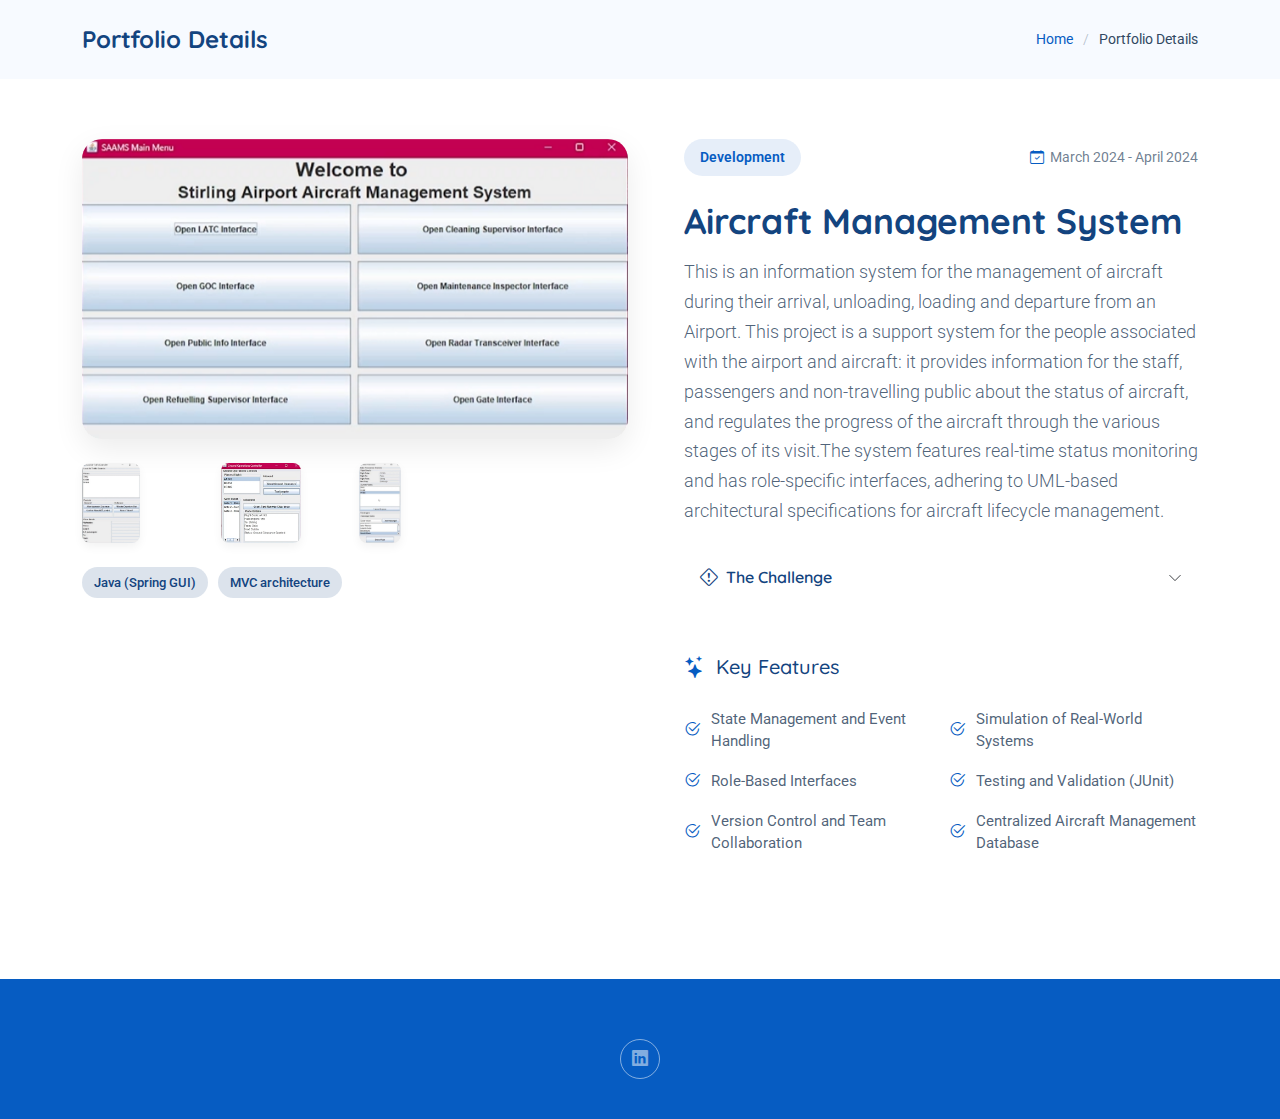
<file: portfolio-details2.html>
<!DOCTYPE html>
<html lang="en">

<head>
  <meta charset="utf-8">
  <meta content="width=device-width, initial-scale=1.0" name="viewport">
  <title>Portfolio Details - Style Bootstrap Template</title>
  <meta name="description" content="">
  <meta name="keywords" content="">

  <!-- Favicons -->
  <link href="assets/img/favicon.png" rel="icon">
  <link href="assets/img/apple-touch-icon.png" rel="apple-touch-icon">

  <!-- Fonts -->
  <link href="https://fonts.googleapis.com" rel="preconnect">
  <link href="https://fonts.gstatic.com" rel="preconnect" crossorigin>
  <link href="https://fonts.googleapis.com/css2?family=Roboto:ital,wght@0,100;0,300;0,400;0,500;0,700;0,900;1,100;1,300;1,400;1,500;1,700;1,900&family=Open+Sans:ital,wght@0,300;0,400;0,500;0,600;0,700;0,800;1,300;1,400;1,500;1,600;1,700;1,800&family=Quicksand:wght@300;400;500;600;700&display=swap" rel="stylesheet">

  <!-- Vendor CSS Files -->
  <link href="assets/vendor/bootstrap/css/bootstrap.min.css" rel="stylesheet">
  <link href="assets/vendor/bootstrap-icons/bootstrap-icons.css" rel="stylesheet">
  <link href="assets/vendor/aos/aos.css" rel="stylesheet">
  <link href="assets/vendor/glightbox/css/glightbox.min.css" rel="stylesheet">
  <link href="assets/vendor/swiper/swiper-bundle.min.css" rel="stylesheet">

  <!-- Main CSS File -->
  <link href="assets/css/main.css" rel="stylesheet">


</head>

<body class="portfolio-details-page">

  <header id="header" class="header d-flex align-items-center fixed-top">
    <div class="container-fluid position-relative d-flex align-items-center justify-content-between">

      <a href="index.html" class="logo d-flex align-items-center">
        <!-- Uncomment the line below if you also wish to use an image logo -->
        <!-- <img src="assets/img/logo.webp" alt=""> -->
        <!-- Uncomment the line below if you also wish to use an text logo -->
        <!-- <h1 class="sitename">Style</h1>  -->
      </a>

    </div>
  </header>

  <main class="main">

    <!-- Page Title -->
    <div class="page-title light-background">
      <div class="container d-lg-flex justify-content-between align-items-center">
        <h1 class="mb-2 mb-lg-0">Portfolio Details</h1>
        <nav class="breadcrumbs">
          <ol>
            <li><a href="index.html">Home</a></li>
            <li class="current">Portfolio Details</li>
          </ol>
        </nav>
      </div>
    </div><!-- End Page Title -->

    <!-- Portfolio Details Section -->
    <section id="portfolio-details" class="portfolio-details section">

      <div class="container" data-aos="fade-up" data-aos-delay="100">

        <div class="row gy-4">
          <div class="col-lg-6" data-aos="fade-right">
            <div class="portfolio-details-media">
              <div class="main-image">
                <div class="portfolio-details-slider swiper init-swiper" data-aos="zoom-in">
                  <script type="application/json" class="swiper-config">
                    {
                      "loop": true,
                      "speed": 1000,
                      "autoplay": {
                        "delay": 6000
                      },
                      "effect": "creative",
                      "creativeEffect": {
                        "prev": {
                          "shadow": true,
                          "translate": [0, 0, -400]
                        },
                        "next": {
                          "translate": ["100%", 0, 0]
                        }
                      },
                      "slidesPerView": 1,
                      "navigation": {
                        "nextEl": ".swiper-button-next",
                        "prevEl": ".swiper-button-prev"
                      }
                    }
                  </script>
                  <div class="swiper-wrapper">
                    <div>
                      <img src="assets/img/SAAM.png" alt="Portfolio Image" class="img-fluid">
                    </div>
                  </div>
                 
                </div>
              </div>

              <div class="thumbnail-grid" data-aos="fade-up" data-aos-delay="200">
                <div class="row g-2 mt-3">
                  <div class="col-3">
                    <img src="assets/img/latc.png" alt="Local air traffic controller interface" class="img-fluid glightbox">
                  </div>
                   <div class="col-3">
                    <img src="assets/img/goc.png" alt="Ground Operations Controller functionality" class="img-fluid glightbox">
                  </div>
                  <div class="col-3">
                    <img src="assets/img/rt.png" alt="Radar Transciever for managing the flights" class="img-fluid glightbox">
                  </div>
                </div>
              </div>

              <div class="tech-stack-badges" data-aos="fade-up" data-aos-delay="300">
                <span>Java (Spring GUI)</span>
                <span>MVC architecture</span>
                        </div>
            </div>
          </div>

          <div class="col-lg-6" data-aos="fade-left">
            <div class="portfolio-details-content">
              <div class="project-meta">
                <div class="badge-wrapper">
                  <span class="project-badge">Development</span>
                </div>
                <div class="date-client">
                  <div class="meta-item">
                    <i class="bi bi-calendar-check"></i>
                    <span>March 2024 - April 2024</span>
                  </div>
                </div>
              </div>

              <h2 class="project-title">Aircraft Management System </h2>

         

              <div class="project-overview">
                <p class="lead">
                This is an information system for the management of aircraft during their arrival, unloading, loading and departure from an Airport. This project is a support system for the people associated with the airport and aircraft: it provides information for the staff, passengers and non-travelling public about the status of aircraft, and regulates the progress of the aircraft through the various stages of its visit.The system features real-time status monitoring and has role-specific interfaces, adhering
to UML-based architectural specifications for aircraft lifecycle management.

                </p>

                <div class="accordion project-accordion" id="portfolio-details-projectAccordion">
                  

                  <div class="accordion-item" data-aos="fade-up" data-aos-delay="100">
                    <h2 class="accordion-header">
                      <button class="accordion-button collapsed" type="button" data-bs-toggle="collapse" data-bs-target="#portfolio-details-collapse-2" aria-expanded="false" aria-controls="collapseTwo">
                        <i class="bi bi-exclamation-diamond me-2"></i> The Challenge
                      </button>
                    </h2>
                    <div id="portfolio-details-collapse-2" class="accordion-collapse collapse" data-bs-parent="#portfolio-details-projectAccordion">
                      <div class="accordion-body">
                        <p>Key challenges faced included, interpreting the complex UML design, implementing the MVC structure across multiple interfaces, and maintaining synchronized data updates. Managing aircraft state transitions, debugging interconnected components, and coordinating team work through GitHub under time constraints also proved demanding.</p>
                      </div>
                    </div>
                  </div>

                 
                </div>
              </div>

              <div class="project-features" data-aos="fade-up" data-aos-delay="300">
                <h3><i class="bi bi-stars"></i> Key Features</h3>
                <div class="row g-3">
                  <div class="col-md-6">
                    <ul class="feature-list">
                      <li><i class="bi bi-check2-circle"></i> State Management and Event Handling</li>
                      <li><i class="bi bi-check2-circle"></i> Role-Based Interfaces</li>
                      <li><i class="bi bi-check2-circle"></i> Version Control and Team Collaboration</li>
                    </ul>
                  </div>
                  <div class="col-md-6">
                    <ul class="feature-list">
                      <li><i class="bi bi-check2-circle"></i> Simulation of Real-World Systems</li>
                      <li><i class="bi bi-check2-circle"></i> Testing and Validation (JUnit)</li>
                      <li><i class="bi bi-check2-circle"></i>Centralized Aircraft Management Database</li>
                    </ul>
                  </div>
                </div>
              </div>

              
            </div>
          </div>
        </div>

      </div>

    </section><!-- /Portfolio Details Section -->

  </main>

  <footer id="footer" class="footer dark-background">

    <div class="container">
      
      <div class="social-links d-flex justify-content-center">
        <a href="https://www.linkedin.com/in/haifa-salim-143311128/"><i class="bi bi-linkedin"></i></a>
      </div>
     
    </div>

  </footer>

  <!-- Scroll Top -->
  <a href="#" id="scroll-top" class="scroll-top d-flex align-items-center justify-content-center"><i class="bi bi-arrow-up-short"></i></a>

  <!-- Vendor JS Files -->
  <script src="assets/vendor/bootstrap/js/bootstrap.bundle.min.js"></script>
  <script src="assets/vendor/php-email-form/validate.js"></script>
  <script src="assets/vendor/aos/aos.js"></script>
  <script src="assets/vendor/purecounter/purecounter_vanilla.js"></script>
  <script src="assets/vendor/typed.js/typed.umd.js"></script>
  <script src="assets/vendor/waypoints/noframework.waypoints.js"></script>
  <script src="assets/vendor/glightbox/js/glightbox.min.js"></script>
  <script src="assets/vendor/imagesloaded/imagesloaded.pkgd.min.js"></script>
  <script src="assets/vendor/isotope-layout/isotope.pkgd.min.js"></script>
  <script src="assets/vendor/swiper/swiper-bundle.min.js"></script>

  <!-- Main JS File -->
  <script src="assets/js/main.js"></script>

</body>

</html>
</file>
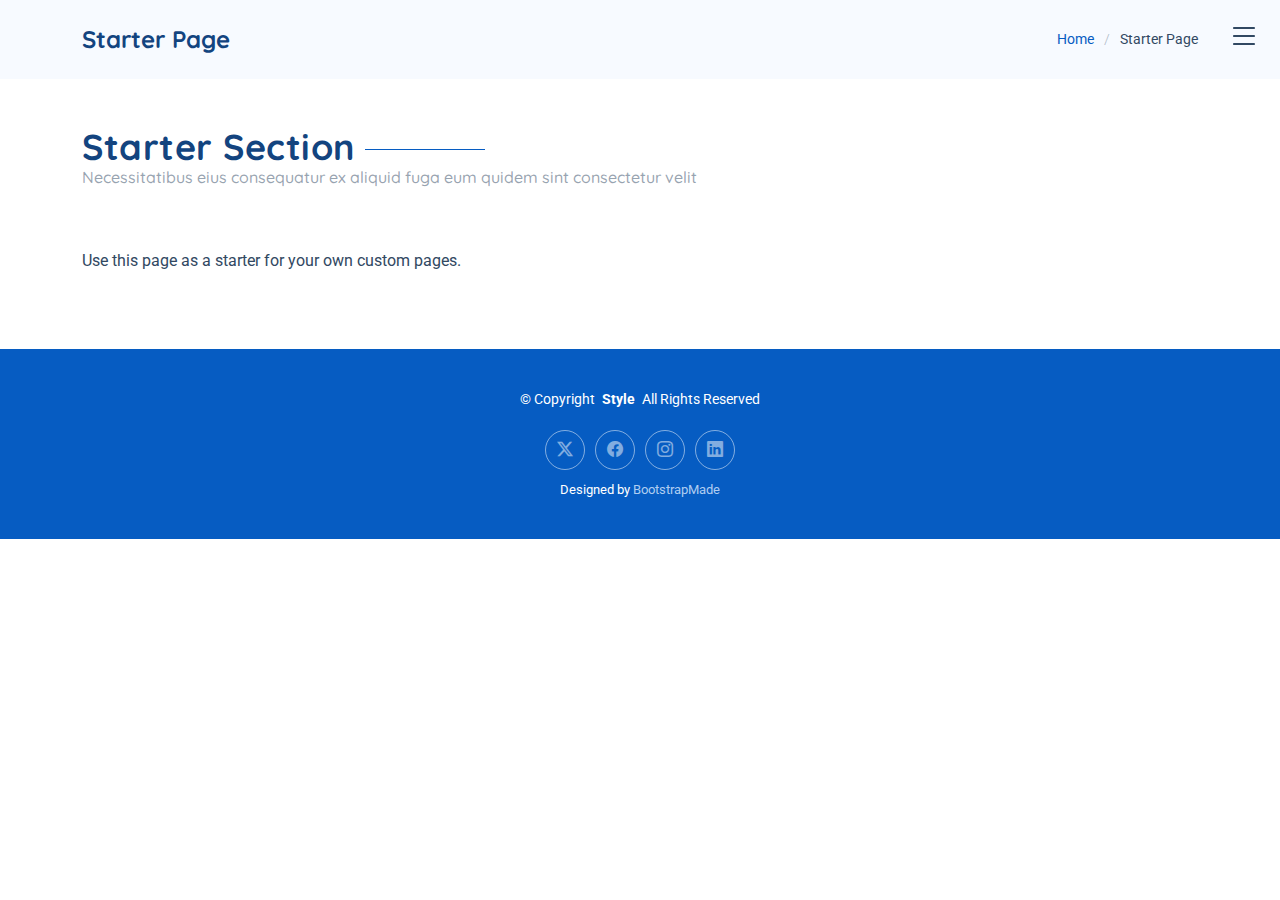
<file: starter-page.html>
<!DOCTYPE html>
<html lang="en">

<head>
  <meta charset="utf-8">
  <meta content="width=device-width, initial-scale=1.0" name="viewport">
  <title>Starter Page - Style Bootstrap Template</title>
  <meta name="description" content="">
  <meta name="keywords" content="">

  <!-- Favicons -->
  <link href="assets/img/favicon.png" rel="icon">
  <link href="assets/img/apple-touch-icon.png" rel="apple-touch-icon">

  <!-- Fonts -->
  <link href="https://fonts.googleapis.com" rel="preconnect">
  <link href="https://fonts.gstatic.com" rel="preconnect" crossorigin>
  <link href="https://fonts.googleapis.com/css2?family=Roboto:ital,wght@0,100;0,300;0,400;0,500;0,700;0,900;1,100;1,300;1,400;1,500;1,700;1,900&family=Open+Sans:ital,wght@0,300;0,400;0,500;0,600;0,700;0,800;1,300;1,400;1,500;1,600;1,700;1,800&family=Quicksand:wght@300;400;500;600;700&display=swap" rel="stylesheet">

  <!-- Vendor CSS Files -->
  <link href="assets/vendor/bootstrap/css/bootstrap.min.css" rel="stylesheet">
  <link href="assets/vendor/bootstrap-icons/bootstrap-icons.css" rel="stylesheet">
  <link href="assets/vendor/aos/aos.css" rel="stylesheet">
  <link href="assets/vendor/glightbox/css/glightbox.min.css" rel="stylesheet">
  <link href="assets/vendor/swiper/swiper-bundle.min.css" rel="stylesheet">

  <!-- Main CSS File -->
  <link href="assets/css/main.css" rel="stylesheet">

  <!-- =======================================================
  * Template Name: Style
  * Template URL: https://bootstrapmade.com/style-bootstrap-portfolio-template/
  * Updated: Jul 02 2025 with Bootstrap v5.3.7
  * Author: BootstrapMade.com
  * License: https://bootstrapmade.com/license/
  ======================================================== -->
</head>

<body class="starter-page-page">

  <header id="header" class="header d-flex align-items-center fixed-top">
    <div class="container-fluid position-relative d-flex align-items-center justify-content-between">

      <a href="index.html" class="logo d-flex align-items-center">
        <!-- Uncomment the line below if you also wish to use an image logo -->
        <!-- <img src="assets/img/logo.webp" alt=""> -->
        <!-- Uncomment the line below if you also wish to use an text logo -->
        <!-- <h1 class="sitename">Style</h1>  -->
      </a>

      <nav id="navmenu" class="navmenu">

        <div class="profile-img">
          <img src="assets/img/profile/profile-square-1.webp" alt="" class="img-fluid rounded-circle">
        </div>

        <a href="index.html" class="logo d-flex align-items-center justify-content-center">
          <!-- Uncomment the line below if you also wish to use an image logo -->
          <!-- <img src="assets/img/logo.webp" alt=""> -->
          <h1 class="sitename">Alex Smith</h1>
        </a>

        <div class="social-links text-center">
          <a href="#" class="twitter"><i class="bi bi-twitter-x"></i></a>
          <a href="#" class="facebook"><i class="bi bi-facebook"></i></a>
          <a href="#" class="instagram"><i class="bi bi-instagram"></i></a>
          <a href="#" class="google-plus"><i class="bi bi-skype"></i></a>
          <a href="#" class="linkedin"><i class="bi bi-linkedin"></i></a>
        </div>

        <ul>
          <li><a href="#hero">Home</a></li>
          <li><a href="#about">About</a></li>
          <li><a href="#resume">Resume</a></li>
          <li><a href="#portfolio">Portfolio</a></li>
          <li><a href="#services">Services</a></li>
          <li class="dropdown"><a href="#"><span>Dropdown</span> <i class="bi bi-chevron-down toggle-dropdown"></i></a>
            <ul>
              <li><a href="#">Dropdown 1</a></li>
              <li class="dropdown"><a href="#"><span>Deep Dropdown</span> <i class="bi bi-chevron-down toggle-dropdown"></i></a>
                <ul>
                  <li><a href="#">Deep Dropdown 1</a></li>
                  <li><a href="#">Deep Dropdown 2</a></li>
                  <li><a href="#">Deep Dropdown 3</a></li>
                  <li><a href="#">Deep Dropdown 4</a></li>
                  <li><a href="#">Deep Dropdown 5</a></li>
                </ul>
              </li>
              <li><a href="#">Dropdown 2</a></li>
              <li><a href="#">Dropdown 3</a></li>
              <li><a href="#">Dropdown 4</a></li>
            </ul>
          </li>
          <li><a href="#contact">Contact</a></li>
        </ul>
        <i class="mobile-nav-toggle d-xl-none bi bi-list"></i>
      </nav>

    </div>
  </header>

  <main class="main">

    <!-- Page Title -->
    <div class="page-title light-background">
      <div class="container d-lg-flex justify-content-between align-items-center">
        <h1 class="mb-2 mb-lg-0">Starter Page</h1>
        <nav class="breadcrumbs">
          <ol>
            <li><a href="index.html">Home</a></li>
            <li class="current">Starter Page</li>
          </ol>
        </nav>
      </div>
    </div><!-- End Page Title -->

    <!-- Starter Section Section -->
    <section id="starter-section" class="starter-section section">

      <!-- Section Title -->
      <div class="container section-title">
        <h2>Starter Section</h2>
        <p>Necessitatibus eius consequatur ex aliquid fuga eum quidem sint consectetur velit</p>
      </div><!-- End Section Title -->

      <div class="container" data-aos="fade-up">
        <p>Use this page as a starter for your own custom pages.</p>
      </div>

    </section><!-- /Starter Section Section -->

  </main>

  <footer id="footer" class="footer dark-background">

    <div class="container">
      <div class="copyright text-center ">
        <p>© <span>Copyright</span> <strong class="px-1 sitename">Style</strong> <span>All Rights Reserved</span></p>
      </div>
      <div class="social-links d-flex justify-content-center">
        <a href=""><i class="bi bi-twitter-x"></i></a>
        <a href=""><i class="bi bi-facebook"></i></a>
        <a href=""><i class="bi bi-instagram"></i></a>
        <a href=""><i class="bi bi-linkedin"></i></a>
      </div>
      <div class="credits">
        <!-- All the links in the footer should remain intact. -->
        <!-- You can delete the links only if you've purchased the pro version. -->
        <!-- Licensing information: https://bootstrapmade.com/license/ -->
        <!-- Purchase the pro version with working PHP/AJAX contact form: [buy-url] -->
        Designed by <a href="https://bootstrapmade.com/">BootstrapMade</a>
      </div>
    </div>

  </footer>

  <!-- Scroll Top -->
  <a href="#" id="scroll-top" class="scroll-top d-flex align-items-center justify-content-center"><i class="bi bi-arrow-up-short"></i></a>

  <!-- Vendor JS Files -->
  <script src="assets/vendor/bootstrap/js/bootstrap.bundle.min.js"></script>
  <script src="assets/vendor/php-email-form/validate.js"></script>
  <script src="assets/vendor/aos/aos.js"></script>
  <script src="assets/vendor/purecounter/purecounter_vanilla.js"></script>
  <script src="assets/vendor/typed.js/typed.umd.js"></script>
  <script src="assets/vendor/waypoints/noframework.waypoints.js"></script>
  <script src="assets/vendor/glightbox/js/glightbox.min.js"></script>
  <script src="assets/vendor/imagesloaded/imagesloaded.pkgd.min.js"></script>
  <script src="assets/vendor/isotope-layout/isotope.pkgd.min.js"></script>
  <script src="assets/vendor/swiper/swiper-bundle.min.js"></script>

  <!-- Main JS File -->
  <script src="assets/js/main.js"></script>

</body>

</html>
</file>
<file: assets/css/main.css>
/**
* Template Name: Style
* Template URL: https://bootstrapmade.com/style-bootstrap-portfolio-template/
* Updated: Jul 02 2025 with Bootstrap v5.3.7
* Author: BootstrapMade.com
* License: https://bootstrapmade.com/license/
*/

@charset "UTF-8";

/*--------------------------------------------------------------
# Font & Color Variables
# Help: https://bootstrapmade.com/color-system/
--------------------------------------------------------------*/
/* Fonts */
:root {
  --default-font: "Roboto",  system-ui, -apple-system, "Segoe UI", Roboto, "Helvetica Neue", Arial, "Noto Sans", "Liberation Sans", sans-serif, "Apple Color Emoji", "Segoe UI Emoji", "Segoe UI Symbol", "Noto Color Emoji";
  --heading-font: "Quicksand",  sans-serif;
  --nav-font: "Open Sans",  sans-serif;
}

/* Global Colors - The following color variables are used throughout the website. Updating them here will change the color scheme of the entire website */
:root { 
  --background-color: #ffffff; /* Background color for the entire website, including individual sections */
  --default-color: #314862; /* Default color used for the majority of the text content across the entire website */
  --heading-color: #13447f; /* Color for headings, subheadings and title throughout the website */
  --accent-color: #065cc2; /* Accent color that represents your brand on the website. It's used for buttons, links, and other elements that need to stand out */
  --surface-color: #ffffff; /* The surface color is used as a background of boxed elements within sections, such as cards, icon boxes, or other elements that require a visual separation from the global background. */
  --contrast-color: #ffffff; /* Contrast color for text, ensuring readability against backgrounds of accent, heading, or default colors. */
}

/* Nav Menu Colors - The following color variables are used specifically for the navigation menu. They are separate from the global colors to allow for more customization options */
:root {
  --nav-color: #314862;  /* The default color of the main navmenu links */
  --nav-hover-color: #065cc2; /* Applied to main navmenu links when they are hovered over or active */
  --nav-mobile-background-color: #11427d; /* Used as the background color for mobile navigation menu */
  --nav-dropdown-background-color: #065cc2; /* Used as the background color for dropdown items that appear when hovering over primary navigation items */
  --nav-dropdown-color: #acc4e0; /* Used for navigation links of the dropdown items in the navigation menu. */
  --nav-dropdown-hover-color: #ffffff; /* Similar to --nav-hover-color, this color is applied to dropdown navigation links when they are hovered over. */
}

/* Color Presets - These classes override global colors when applied to any section or element, providing reuse of the sam color scheme. */

.light-background {
  --background-color: #f7faff;
  --surface-color: #ffffff;
}

.dark-background {
  --background-color: #065cc2;
  --default-color: #ffffff;
  --heading-color: #ffffff;
  --accent-color: #afcdf1;
  --surface-color: #2973cc;
  --contrast-color: #ffffff;
}

/* Smooth scroll */
:root {
  scroll-behavior: smooth;
}

/*--------------------------------------------------------------
# General Styling & Shared Classes
--------------------------------------------------------------*/
body {
  color: var(--default-color);
  background-color: var(--background-color);
  font-family: var(--default-font);
}

a {
  color: var(--accent-color);
  text-decoration: none;
  transition: 0.3s;
}

a:hover {
  color: color-mix(in srgb, var(--accent-color), transparent 25%);
  text-decoration: none;
}

h1,
h2,
h3,
h4,
h5,
h6 {
  color: var(--heading-color);
  font-family: var(--heading-font);
}


@keyframes php-email-form-loading {
  0% {
    transform: rotate(0deg);
  }

  100% {
    transform: rotate(360deg);
  }
}

/*--------------------------------------------------------------
# Global Header
--------------------------------------------------------------*/
.header {
  --background-color: rgba(255, 255, 255, 0);
  color: var(--default-color);
  background-color: var(--background-color);
  padding: 15px 0;
  transition: all 0.5s;
  z-index: 997;
}

.header .logo {
  line-height: 1;
}

.header .logo img {
  max-height: 32px;
  margin-right: 8px;
}

.header .logo h1 {
  font-size: 30px;
  margin: 0;
  font-weight: 700;
  color: var(--heading-color);
}

/*--------------------------------------------------------------
# Navigation Menu
--------------------------------------------------------------*/
/* Navmenu */
.mobile-nav-toggle {
  color: var(--nav-color);
  position: fixed;
  top: 20px;
  right: 20px;
  font-size: 32px;
  line-height: 0;
  cursor: pointer;
  display: block !important;
  z-index: 998;
  transition: 0.3s;
}

.mobile-nav-toggle:hover {
  color: var(--nav-hover-color);
}

.navmenu {
  position: fixed;
  top: 0;
  bottom: 0;
  right: -300px;
  z-index: 997;
  transition: 0.3s;
  width: 300px;
  overflow: hidden;
}

.navmenu .profile-img img {
  margin: 15px auto;
  display: block;
  width: 160px;
  border: 8px solid color-mix(in srgb, var(--contrast-color), transparent 85%);
}

.navmenu .logo {
  line-height: 1;
  margin-bottom: 15px;
}

.navmenu .logo img {
  max-height: 32px;
  margin-right: 8px;
}

.navmenu .logo h1 {
  font-size: 24px;
  margin: 0;
  font-weight: 700;
  color: var(--contrast-color);
}

.navmenu .social-links {
  margin: 0 0 20px 0;
}

.navmenu .social-links a {
  font-size: 16px;
  display: inline-flex;
  align-items: center;
  justify-content: center;
  padding: 0;
  background: color-mix(in srgb, var(--contrast-color), transparent 90%);
  color: var(--contrast-color);
  margin: 0 2px;
  border-radius: 50%;
  width: 40px;
  height: 40px;
  transition: 0.3s;
}

.navmenu .social-links a i {
  margin: 0;
}

.navmenu .social-links a:hover {
  color: var(--contrast-color);
  background: var(--accent-color);
}

.navmenu ul {
  display: block;
  list-style: none;
  padding: 10px 0;
  margin: 0;
  overflow-y: auto;
  transition: 0.3s;
  z-index: 998;
}

.navmenu a,
.navmenu a:focus {
  color: var(--nav-dropdown-color);
  padding: 10px 20px;
  font-family: var(--nav-font);
  font-size: 17px;
  font-weight: 500;
  display: flex;
  align-items: center;
  justify-content: space-between;
  white-space: nowrap;
  transition: 0.3s;
}

.navmenu a i,
.navmenu a:focus i {
  font-size: 12px;
  line-height: 0;
  margin-left: 5px;
  width: 30px;
  height: 30px;
  display: flex;
  align-items: center;
  justify-content: center;
  border-radius: 50%;
  transition: 0.3s;
  background-color: color-mix(in srgb, var(--accent-color), transparent 90%);
}

.navmenu a i:hover,
.navmenu a:focus i:hover {
  background-color: var(--accent-color);
  color: var(--contrast-color);
}

.navmenu a:hover,
.navmenu .active,
.navmenu .active:focus {
  color: var(--nav-dropdown-hover-color);
}

.navmenu .active i,
.navmenu .active:focus i {
  background-color: var(--accent-color);
  color: var(--contrast-color);
  transform: rotate(180deg);
}

.navmenu .dropdown ul {
  position: static;
  display: none;
  z-index: 99;
  padding: 10px 0;
  margin: 10px 20px;
  box-shadow: none;
  transition: all 0.5s ease-in-out;
}

.navmenu .dropdown>.dropdown-active {
  display: block;
  background-color: var(--nav-dropdown-background-color);
  border: 1px solid color-mix(in srgb, var(--nav-dropdown-color), transparent 90%);
}

.mobile-nav-active {
  overflow: hidden;
}

.mobile-nav-active .mobile-nav-toggle {
  right: 310px;
  font-size: 36px;
}

.mobile-nav-active .navmenu {
  position: fixed;
  overflow: hidden;
  top: 0;
  bottom: 0;
  right: 0;
  background-color: var(--nav-mobile-background-color);
  transition: 0.3s;
}

/*--------------------------------------------------------------
# Global Footer
--------------------------------------------------------------*/
.footer {
  color: var(--default-color);
  background-color: var(--background-color);
  font-size: 14px;
  padding: 40px 0;
  position: relative;
}

.footer .copyright p {
  margin-bottom: 0;
}

.footer .social-links {
  margin-top: 20px;
}

.footer .social-links a {
  display: flex;
  align-items: center;
  justify-content: center;
  width: 40px;
  height: 40px;
  border-radius: 50%;
  border: 1px solid color-mix(in srgb, var(--default-color), transparent 50%);
  font-size: 16px;
  color: color-mix(in srgb, var(--default-color), transparent 50%);
  margin: 0 5px;
  transition: 0.3s;
}

.footer .social-links a:hover {
  color: var(--accent-color);
  border-color: var(--accent-color);
}

.footer .credits {
  margin-top: 10px;
  font-size: 13px;
  text-align: center;
}

/*--------------------------------------------------------------
# Scroll Top Button
--------------------------------------------------------------*/
.scroll-top {
  position: fixed;
  visibility: hidden;
  opacity: 0;
  right: 15px;
  bottom: -15px;
  z-index: 99999;
  background-color: var(--accent-color);
  width: 44px;
  height: 44px;
  border-radius: 50px;
  transition: all 0.4s;
}

.scroll-top i {
  font-size: 24px;
  color: var(--contrast-color);
  line-height: 0;
}

.scroll-top:hover {
  background-color: color-mix(in srgb, var(--accent-color), transparent 20%);
  color: var(--contrast-color);
}

.scroll-top.active {
  visibility: visible;
  opacity: 1;
  bottom: 15px;
}

/*--------------------------------------------------------------
# Disable aos animation delay on mobile devices
--------------------------------------------------------------*/
@media screen and (max-width: 768px) {
  [data-aos-delay] {
    transition-delay: 0 !important;
  }
}

/*--------------------------------------------------------------
# Global Page Titles & Breadcrumbs
--------------------------------------------------------------*/
.page-title {
  color: var(--default-color);
  background-color: var(--background-color);
  padding: 25px 0;
  position: relative;
}

.page-title h1 {
  font-size: 24px;
  font-weight: 700;
}

.page-title .breadcrumbs ol {
  display: flex;
  flex-wrap: wrap;
  list-style: none;
  padding: 0;
  margin: 0;
  font-size: 14px;
  font-weight: 400;
}

.page-title .breadcrumbs ol li+li {
  padding-left: 10px;
}

.page-title .breadcrumbs ol li+li::before {
  content: "/";
  display: inline-block;
  padding-right: 10px;
  color: color-mix(in srgb, var(--default-color), transparent 70%);
}

/*--------------------------------------------------------------
# Global Sections
--------------------------------------------------------------*/
section,
.section {
  color: var(--default-color);
  background-color: var(--background-color);
  padding: 60px 0;
  overflow: clip;
}

/*--------------------------------------------------------------
# Global Section Titles
--------------------------------------------------------------*/
.section-title {
  padding-bottom: 60px;
  position: relative;
}

.section-title h2 {
  font-size: 36px;
  font-weight: 700;
  padding: 0;
  line-height: 1px;
  margin: 0;
  letter-spacing: 0.5px;
  position: relative;
}

.section-title h2::after {
  content: "";
  width: 120px;
  height: 1px;
  display: inline-block;
  background: var(--accent-color);
  margin: 10px 10px;
}

.section-title p {
  color: color-mix(in srgb, var(--default-color), transparent 50%);
  margin: 5px 0 0 0;
  font-size: 16px;
  font-weight: 500;
  font-family: var(--heading-font);
}

/*--------------------------------------------------------------
# Hero Section
--------------------------------------------------------------*/
.hero {
  padding: 120px 0;
  position: relative;
  overflow: hidden;
  min-height: 100vh;
  display: flex;
  align-items: center;
}

.hero::before {
  content: "";
  position: absolute;
  top: 0;
  left: 0;
  right: 0;
  bottom: 0;
  background: url("../img/bg/abstract-bg-1.webp") no-repeat center center;
  background-size: cover;
  opacity: 0.08;
  z-index: 1;
}

.hero .container {
  position: relative;
  z-index: 2;
}

@media (max-width: 991px) {
  .hero .hero-content {
    padding: 60px 30px;
    text-align: center;
  }
}

@media (max-width: 576px) {
  .hero .hero-content {
    padding: 40px 20px;
  }
}

.hero .content-wrapper {
  max-width: 600px;
}

.hero .hero-title {
  font-size: 3.5rem;
  font-weight: 700;
  margin-bottom: 1.5rem;
  line-height: 1.2;
}

@media (max-width: 768px) {
  .hero .hero-title {
    font-size: 2.8rem;
  }
}

@media (max-width: 576px) {
  .hero .hero-title {
    font-size: 2.2rem;
  }
}

.hero .hero-title .typed {
  color: var(--accent-color);
  position: relative;
}

.hero .lead {
  font-size: 1.2rem;
  color: color-mix(in srgb, var(--default-color), transparent 20%);
  margin-bottom: 3rem;
  line-height: 1.6;
}

@media (max-width: 768px) {
  .hero .lead {
    font-size: 1.1rem;
    margin-bottom: 2rem;
  }
}

.hero .hero-stats {
  display: flex;
  gap: 2rem;
  margin-bottom: 3rem;
}

@media (max-width: 768px) {
  .hero .hero-stats {
    justify-content: center;
    gap: 1.5rem;
    margin-bottom: 2rem;
  }
}

@media (max-width: 576px) {
  .hero .hero-stats {
    flex-direction: column;
    gap: 1rem;
  }
}

.hero .hero-stats .stat-item {
  display: flex;
  flex-direction: column;
  align-items: center;
}

.hero .hero-stats .stat-item .purecounter {
  font-size: 2rem;
  font-weight: 700;
  color: var(--accent-color);
  line-height: 1;
}

.hero .hero-stats .stat-item .stat-label {
  font-size: 0.9rem;
  color: color-mix(in srgb, var(--default-color), transparent 40%);
  margin-top: 0.25rem;
}

.hero .hero-actions {
  display: flex;
  gap: 1rem;
  margin-bottom: 3rem;
}

@media (max-width: 768px) {
  .hero .hero-actions {
    justify-content: center;
    margin-bottom: 2rem;
  }
}

@media (max-width: 576px) {
  .hero .hero-actions {
    flex-direction: column;
    align-items: center;
  }
}

.hero .hero-actions .btn {
  padding: 12px 30px;
  font-weight: 600;
  border-radius: 50px;
  text-decoration: none;
  transition: all 0.3s ease;
}

.hero .hero-actions .btn.btn-primary {
  background-color: var(--accent-color);
  color: var(--contrast-color);
  border: 2px solid var(--accent-color);
}

.hero .hero-actions .btn.btn-primary:hover {
  background-color: transparent;
  color: var(--accent-color);
}

.hero .hero-actions .btn.btn-outline {
  background-color: transparent;
  color: var(--default-color);
  border: 2px solid color-mix(in srgb, var(--default-color), transparent 70%);
}

.hero .hero-actions .btn.btn-outline:hover {
  background-color: var(--accent-color);
  color: var(--contrast-color);
  border-color: var(--accent-color);
}

.hero .social-links {
  display: flex;
  gap: 1rem;
}

@media (max-width: 768px) {
  .hero .social-links {
    justify-content: center;
  }
}

.hero .social-links a {
  width: 45px;
  height: 45px;
  display: flex;
  align-items: center;
  justify-content: center;
  border-radius: 50%;
  background-color: var(--surface-color);
  color: var(--default-color);
  text-decoration: none;
  transition: all 0.3s ease;
  box-shadow: 0 2px 10px color-mix(in srgb, var(--default-color), transparent 90%);
}

.hero .social-links a:hover {
  background-color: var(--accent-color);
  color: var(--contrast-color);
  transform: translateY(-3px);
}

.hero .social-links a i {
  font-size: 1.2rem;
}

.hero .hero-image {
  position: relative;
  display: flex;
  align-items: center;
  justify-content: center;
  padding: 60px 30px;
}

@media (max-width: 991px) {
  .hero .hero-image {
    min-height: auto;
    padding: 40px 30px;
  }
}

.hero .image-container {
  position: relative;
  max-width: 500px;
  width: 100%;
}

.hero .hero-main-image {
  border-radius: 20px;
  box-shadow: 0 20px 60px color-mix(in srgb, var(--default-color), transparent 85%);
  position: relative;
  z-index: 2;
}

.hero .image-overlay {
  position: absolute;
  top: 20px;
  left: 20px;
  right: -20px;
  bottom: -20px;
  background: linear-gradient(45deg, var(--accent-color), color-mix(in srgb, var(--accent-color), transparent 30%));
  border-radius: 20px;
  z-index: 1;
}

.hero .floating-elements {
  position: absolute;
  top: 0;
  left: 0;
  right: 0;
  bottom: 0;
  z-index: 3;
}

.hero .floating-card {
  position: absolute;
  background-color: var(--surface-color);
  padding: 15px 20px;
  border-radius: 15px;
  box-shadow: 0 10px 30px color-mix(in srgb, var(--default-color), transparent 90%);
  display: flex;
  align-items: center;
  gap: 10px;
  white-space: nowrap;
  animation: float 6s ease-in-out infinite;
}

@media (max-width: 768px) {
  .hero .floating-card {
    padding: 10px 15px;
    font-size: 0.9rem;
  }
}

.hero .floating-card i {
  font-size: 1.5rem;
  color: var(--accent-color);
}

@media (max-width: 768px) {
  .hero .floating-card i {
    font-size: 1.2rem;
  }
}

.hero .floating-card span {
  font-weight: 600;
  color: var(--default-color);
}

.hero .floating-card.card-1 {
  top: 10%;
  left: -10%;
  animation-delay: 0s;
}

@media (max-width: 768px) {
  .hero .floating-card.card-1 {
    top: 5%;
    left: -5%;
  }
}

.hero .floating-card.card-2 {
  top: 60%;
  right: -15%;
  animation-delay: 2s;
}

@media (max-width: 768px) {
  .hero .floating-card.card-2 {
    top: 70%;
    right: -10%;
  }
}

.hero .floating-card.card-3 {
  bottom: 15%;
  left: -5%;
  animation-delay: 4s;
}

@media (max-width: 768px) {
  .hero .floating-card.card-3 {
    bottom: 10%;
    left: 0%;
  }
}

@keyframes float {

  0%,
  100% {
    transform: translateY(0px);
  }

  50% {
    transform: translateY(-20px);
  }
}

/*--------------------------------------------------------------
# About Section
--------------------------------------------------------------*/
.about .profile-image-wrapper {
  position: relative;
}

.about .profile-image-wrapper .profile-image {
  position: relative;
  width: 280px;
  height: 280px;
  margin: 0 auto 40px;
  border-radius: 50%;
  overflow: hidden;
  border: 5px solid var(--accent-color);
  box-shadow: 0 10px 30px color-mix(in srgb, var(--accent-color), transparent 80%);
}

.about .profile-image-wrapper .profile-image img {
  width: 100%;
  height: 100%;
  object-fit: cover;
}

@media (max-width: 768px) {
  .about .profile-image-wrapper .profile-image {
    width: 200px;
    height: 200px;
  }
}

.about .profile-image-wrapper .signature-section {
  text-align: center;
}

.about .profile-image-wrapper .signature-section .signature {
  max-width: 200px;
  height: auto;
  margin-bottom: 15px;
  opacity: 0.8;
}

.about .profile-image-wrapper .signature-section .quote {
  font-style: italic;
  color: color-mix(in srgb, var(--default-color), transparent 30%);
  font-size: 14px;
  margin: 0;
  max-width: 250px;
  margin: 0 auto;
}

.about .about-content .intro {
  margin-bottom: 40px;
}

.about .about-content .intro h2 {
  font-size: 2.5rem;
  margin-bottom: 20px;
  font-weight: 700;
}

@media (max-width: 768px) {
  .about .about-content .intro h2 {
    font-size: 2rem;
    text-align: center;
  }
}

.about .about-content .intro p {
  font-size: 16px;
  line-height: 1.7;
  color: color-mix(in srgb, var(--default-color), transparent 20%);
}

@media (max-width: 768px) {
  .about .about-content .intro p {
    text-align: center;
  }
}

.about .about-content .skills-grid {
  display: grid;
  grid-template-columns: repeat(auto-fit, minmax(200px, 1fr));
  gap: 20px;
  margin-bottom: 40px;
}

.about .about-content .skills-grid .skill-item {
  text-align: center;
  padding: 20px;
  border-radius: 10px;
  background: color-mix(in srgb, var(--accent-color), transparent 94%);
  border: 1px solid color-mix(in srgb, var(--accent-color), transparent 85%);
  transition: all 0.3s ease;
}

.about .about-content .skills-grid .skill-item:hover {
  transform: translateY(-5px);
  box-shadow: 0 10px 25px color-mix(in srgb, var(--accent-color), transparent 85%);
}

.about .about-content .skills-grid .skill-item .skill-icon {
  width: 60px;
  height: 60px;
  margin: 0 auto 15px;
  display: flex;
  align-items: center;
  justify-content: center;
  background: var(--accent-color);
  border-radius: 50%;
  color: var(--contrast-color);
  font-size: 24px;
}

.about .about-content .skills-grid .skill-item h4 {
  font-size: 18px;
  margin-bottom: 10px;
  color: var(--heading-color);
}

.about .about-content .skills-grid .skill-item p {
  font-size: 14px;
  color: color-mix(in srgb, var(--default-color), transparent 30%);
  margin: 0;
}

.about .about-content .journey-timeline {
  margin-bottom: 40px;
}

.about .about-content .journey-timeline .timeline-item {
  display: flex;
  align-items: center;
  margin-bottom: 20px;
  padding: 15px;
  border-left: 3px solid var(--accent-color);
  background: color-mix(in srgb, var(--surface-color), transparent 30%);
  border-radius: 0 8px 8px 0;
  transition: all 0.3s ease;
}

.about .about-content .journey-timeline .timeline-item:hover {
  background: color-mix(in srgb, var(--accent-color), transparent 95%);
  border-left-color: color-mix(in srgb, var(--accent-color), transparent 10%);
}

.about .about-content .journey-timeline .timeline-item:last-child {
  margin-bottom: 0;
}

.about .about-content .journey-timeline .timeline-item .year {
  font-weight: 700;
  color: var(--accent-color);
  font-size: 18px;
  min-width: 80px;
  margin-right: 20px;
}

.about .about-content .journey-timeline .timeline-item .description {
  color: color-mix(in srgb, var(--default-color), transparent 20%);
  font-size: 15px;
  line-height: 1.5;
}

@media (max-width: 576px) {
  .about .about-content .journey-timeline .timeline-item {
    flex-direction: column;
    align-items: flex-start;
  }

  .about .about-content .journey-timeline .timeline-item .year {
    margin-right: 0;
    margin-bottom: 8px;
  }
}

.about .about-content .cta-section .fun-fact {
  display: flex;
  align-items: center;
  justify-content: center;
  margin-bottom: 30px;
  padding: 15px 25px;
  background: color-mix(in srgb, var(--accent-color), transparent 94%);
  border-radius: 50px;
  border: 1px solid color-mix(in srgb, var(--accent-color), transparent 85%);
}

.about .about-content .cta-section .fun-fact .emoji {
  font-size: 20px;
  margin-right: 10px;
}

.about .about-content .cta-section .fun-fact .text {
  color: color-mix(in srgb, var(--default-color), transparent 20%);
  font-size: 14px;
  font-weight: 500;
}

@media (max-width: 768px) {
  .about .about-content .cta-section .fun-fact {
    justify-content: center;
    text-align: center;
  }
}

.about .about-content .cta-section .action-buttons {
  display: flex;
  gap: 15px;
  justify-content: center;
}

@media (max-width: 576px) {
  .about .about-content .cta-section .action-buttons {
    flex-direction: column;
    align-items: center;
  }
}

.about .about-content .cta-section .action-buttons .btn {
  padding: 12px 30px;
  font-weight: 600;
  border-radius: 50px;
  text-decoration: none;
  transition: all 0.3s ease;
  font-size: 15px;
}

.about .about-content .cta-section .action-buttons .btn.btn-primary {
  background: var(--accent-color);
  color: var(--contrast-color);
  border: 2px solid var(--accent-color);
}

.about .about-content .cta-section .action-buttons .btn.btn-primary:hover {
  background: color-mix(in srgb, var(--accent-color), black 10%);
  border-color: color-mix(in srgb, var(--accent-color), black 10%);
  transform: translateY(-2px);
}

.about .about-content .cta-section .action-buttons .btn.btn-outline {
  background: transparent;
  color: var(--accent-color);
  border: 2px solid var(--accent-color);
}

.about .about-content .cta-section .action-buttons .btn.btn-outline:hover {
  background: var(--accent-color);
  color: var(--contrast-color);
  transform: translateY(-2px);
}

@media (max-width: 992px) {
  .about .profile-image-wrapper {
    margin-bottom: 40px;
  }
}

/*--------------------------------------------------------------
# Skills Section
--------------------------------------------------------------*/
.skills .skills-grid .skill-card {
  background: linear-gradient(135deg, var(--surface-color) 0%, color-mix(in srgb, var(--surface-color), var(--accent-color) 5%) 100%);
  border-radius: 15px;
  padding: 30px;
  height: 100%;
  position: relative;
  overflow: hidden;
  border: 1px solid color-mix(in srgb, var(--accent-color), transparent 85%);
  transition: all 0.3s ease;
}

.skills .skills-grid .skill-card:before {
  content: "";
  position: absolute;
  top: 0;
  left: 0;
  width: 100%;
  height: 3px;
  background: linear-gradient(90deg, var(--accent-color), color-mix(in srgb, var(--accent-color), var(--heading-color) 30%));
}

.skills .skills-grid .skill-card:hover {
  transform: translateY(-10px);
  box-shadow: 0 20px 40px color-mix(in srgb, var(--accent-color), transparent 80%);
  border-color: color-mix(in srgb, var(--accent-color), transparent 60%);
}

.skills .skills-grid .skill-card .skill-header {
  display: flex;
  align-items: center;
  margin-bottom: 25px;
  gap: 15px;
}

.skills .skills-grid .skill-card .skill-header i {
  font-size: 28px;
  color: var(--accent-color);
  width: 50px;
  height: 50px;
  display: flex;
  align-items: center;
  justify-content: center;
  background: color-mix(in srgb, var(--accent-color), transparent 90%);
  border-radius: 12px;
}

.skills .skills-grid .skill-card .skill-header h3 {
  font-size: 20px;
  margin: 0;
  color: var(--heading-color);
}

.skills .skills-grid .skill-card .skill-item {
  margin-bottom: 20px;
}

.skills .skills-grid .skill-card .skill-item:last-child {
  margin-bottom: 0;
}

.skills .skills-grid .skill-card .skill-item .skill-info {
  display: flex;
  justify-content: space-between;
  align-items: center;
  margin-bottom: 8px;
}

.skills .skills-grid .skill-card .skill-item .skill-info .skill-name {
  font-weight: 600;
  color: var(--heading-color);
  font-size: 15px;
}

.skills .skills-grid .skill-card .skill-item .skill-info .skill-percentage {
  font-size: 14px;
  font-weight: 700;
  color: var(--accent-color);
}

.skills .skills-grid .skill-card .skill-item .skill-bar {
  height: 6px;
  background: color-mix(in srgb, var(--default-color), transparent 92%);
  border-radius: 10px;
  overflow: hidden;
  position: relative;
}

.skills .skills-grid .skill-card .skill-item .skill-bar .progress-bar {
  height: 100%;
  background: linear-gradient(45deg, var(--accent-color), color-mix(in srgb, var(--accent-color), var(--heading-color) 20%));
  border-radius: 10px;
  width: 0;
  transition: width 1.8s cubic-bezier(0.4, 0, 0.2, 1);
  position: relative;
}

.skills .skills-grid .skill-card .skill-item .skill-bar .progress-bar:after {
  content: "";
  position: absolute;
  top: 0;
  left: 0;
  right: 0;
  bottom: 0;
  background: linear-gradient(90deg, transparent, rgba(255, 255, 255, 0.3), transparent);
  animation: shimmer 2s infinite;
}

.skills .skills-summary {
  background: var(--surface-color);
  padding: 40px 30px;
  border-radius: 15px;
  height: fit-content;
  position: sticky;
  top: 20px;
  box-shadow: 0 10px 30px color-mix(in srgb, var(--default-color), transparent 90%);
}

.skills .skills-summary h3 {
  color: var(--heading-color);
  margin-bottom: 20px;
  font-size: 24px;
}

.skills .skills-summary p {
  color: color-mix(in srgb, var(--default-color), transparent 20%);
  margin-bottom: 30px;
  line-height: 1.6;
}

.skills .skills-summary .summary-stats {
  margin-bottom: 30px;
}

.skills .skills-summary .summary-stats .stat-item {
  display: flex;
  align-items: center;
  margin-bottom: 20px;
  gap: 15px;
}

.skills .skills-summary .summary-stats .stat-item:last-child {
  margin-bottom: 0;
}

.skills .skills-summary .summary-stats .stat-item .stat-circle {
  width: 50px;
  height: 50px;
  border-radius: 50%;
  background: linear-gradient(135deg, var(--accent-color), color-mix(in srgb, var(--accent-color), var(--heading-color) 30%));
  display: flex;
  align-items: center;
  justify-content: center;
  flex-shrink: 0;
}

.skills .skills-summary .summary-stats .stat-item .stat-circle i {
  color: var(--contrast-color);
  font-size: 20px;
}

.skills .skills-summary .summary-stats .stat-item .stat-info .stat-number {
  display: block;
  font-size: 24px;
  font-weight: 700;
  color: var(--heading-color);
  line-height: 1;
}

.skills .skills-summary .summary-stats .stat-item .stat-info .stat-label {
  font-size: 14px;
  color: color-mix(in srgb, var(--default-color), transparent 30%);
}

.skills .skills-summary .skills-badges h4 {
  color: var(--heading-color);
  margin-bottom: 15px;
  font-size: 18px;
}

.skills .skills-summary .skills-badges .badge-list {
  display: flex;
  flex-wrap: wrap;
  gap: 10px;
}

.skills .skills-summary .skills-badges .badge-list .skill-badge {
  background: linear-gradient(45deg, var(--accent-color), color-mix(in srgb, var(--accent-color), var(--heading-color) 20%));
  color: var(--contrast-color);
  padding: 8px 16px;
  border-radius: 20px;
  font-size: 12px;
  font-weight: 600;
  text-transform: uppercase;
  letter-spacing: 0.5px;
}

@keyframes shimmer {
  0% {
    transform: translateX(-100%);
  }

  100% {
    transform: translateX(100%);
  }
}

@media (max-width: 991px) {
  .skills .skills-summary {
    margin-top: 30px;
    position: relative;
    top: auto;
  }
}

@media (max-width: 767px) {
  .skills .skills-grid .skill-card {
    padding: 25px 20px;
  }

  .skills .skills-grid .skill-card .skill-header {
    flex-direction: column;
    text-align: center;
    gap: 10px;
  }

  .skills .skills-grid .skill-card .skill-header h3 {
    font-size: 18px;
  }

  .skills .skills-summary {
    padding: 30px 20px;
  }

  .skills .skills-summary .summary-stats .stat-item .stat-circle {
    width: 45px;
    height: 45px;
  }

  .skills .skills-summary .summary-stats .stat-item .stat-circle i {
    font-size: 18px;
  }

  .skills .skills-summary .summary-stats .stat-item .stat-info .stat-number {
    font-size: 20px;
  }
}

/*--------------------------------------------------------------
# Resume Section
--------------------------------------------------------------*/
.resume .section-header {
  margin-bottom: 2.5rem;
}

.resume .section-header h2 {
  font-size: 1.8rem;
  font-weight: 700;
  margin-bottom: 1rem;
  display: flex;
  align-items: center;
  gap: 0.75rem;
}

.resume .section-header h2 i {
  color: var(--accent-color);
  font-size: 1.5rem;
}

.resume .section-header .section-subtitle {
  color: color-mix(in srgb, var(--default-color), transparent 30%);
  font-size: 1rem;
  line-height: 1.6;
}

.resume .experience-section {
  padding-right: 1.5rem;
}

.resume .experience-section .experience-cards .experience-card {
  background: var(--surface-color);
  border: 1px solid color-mix(in srgb, var(--default-color), transparent 90%);
  border-radius: 12px;
  padding: 1.8rem;
  margin-bottom: 1.5rem;
  transition: all 0.3s ease;
  position: relative;
  overflow: hidden;
}

.resume .experience-section .experience-cards .experience-card::before {
  content: "";
  position: absolute;
  top: 0;
  left: 0;
  width: 4px;
  height: 100%;
  background: linear-gradient(135deg, var(--accent-color), color-mix(in srgb, var(--accent-color), transparent 30%));
}

.resume .experience-section .experience-cards .experience-card:hover {
  box-shadow: 0 8px 30px color-mix(in srgb, var(--default-color), transparent 85%);
  transform: translateY(-5px);
}

.resume .experience-section .experience-cards .experience-card .card-header {
  display: flex;
  justify-content: space-between;
  align-items: flex-start;
  margin-bottom: 1rem;
}

.resume .experience-section .experience-cards .experience-card .card-header .role-info h3 {
  color: var(--heading-color);
  font-size: 1.25rem;
  font-weight: 600;
  margin-bottom: 0.25rem;
}

.resume .experience-section .experience-cards .experience-card .card-header .role-info h4 {
  color: var(--accent-color);
  font-size: 1rem;
  font-weight: 500;
  margin: 0;
}

.resume .experience-section .experience-cards .experience-card .card-header .duration {
  background: color-mix(in srgb, var(--accent-color), transparent 90%);
  color: var(--accent-color);
  padding: 0.4rem 0.8rem;
  border-radius: 20px;
  font-size: 0.85rem;
  font-weight: 500;
  white-space: nowrap;
}

.resume .experience-section .experience-cards .experience-card .card-body p {
  color: color-mix(in srgb, var(--default-color), transparent 25%);
  margin-bottom: 1rem;
  line-height: 1.6;
}

.resume .experience-section .experience-cards .experience-card .card-body .achievements {
  margin: 0;
  padding-left: 0;
  list-style: none;
}

.resume .experience-section .experience-cards .experience-card .card-body .achievements li {
  position: relative;
  padding-left: 1.5rem;
  margin-bottom: 0.5rem;
  color: color-mix(in srgb, var(--default-color), transparent 15%);
  font-size: 0.9rem;
}

.resume .experience-section .experience-cards .experience-card .card-body .achievements li::before {
  content: "✓";
  position: absolute;
  left: 0;
  top: 0;
  color: var(--accent-color);
  font-weight: bold;
}

.resume .experience-section .experience-cards .experience-card .card-body .achievements li:last-child {
  margin-bottom: 0;
}

.resume .education-section {
  padding-left: 1.5rem;
}

.resume .education-section .education-timeline {
  position: relative;
}

.resume .education-section .education-timeline .timeline-track {
  position: absolute;
  left: 1rem;
  top: 2rem;
  bottom: 2rem;
  width: 2px;
  background: linear-gradient(to bottom, var(--accent-color), color-mix(in srgb, var(--accent-color), transparent 70%));
}

.resume .education-section .education-timeline .education-item {
  position: relative;
  padding-left: 3rem;
  margin-bottom: 2.5rem;
}

.resume .education-section .education-timeline .education-item:last-child {
  margin-bottom: 0;
}

.resume .education-section .education-timeline .education-item .timeline-marker {
  position: absolute;
  left: 0.5rem;
  top: 1.5rem;
  width: 1rem;
  height: 1rem;
  background: var(--accent-color);
  border: 3px solid var(--surface-color);
  border-radius: 50%;
  box-shadow: 0 0 0 4px color-mix(in srgb, var(--accent-color), transparent 85%);
}

.resume .education-section .education-timeline .education-item .education-content {
  background: var(--surface-color);
  border: 1px solid color-mix(in srgb, var(--default-color), transparent 90%);
  border-radius: 8px;
  padding: 1.5rem;
  transition: all 0.3s ease;
}

.resume .education-section .education-timeline .education-item .education-content:hover {
  box-shadow: 0 5px 20px color-mix(in srgb, var(--default-color), transparent 90%);
}

.resume .education-section .education-timeline .education-item .education-content .degree-header {
  display: flex;
  justify-content: space-between;
  align-items: flex-start;
  margin-bottom: 0.5rem;
}

.resume .education-section .education-timeline .education-item .education-content .degree-header h3 {
  color: var(--heading-color);
  font-size: 1.1rem;
  font-weight: 600;
  margin: 0;
  line-height: 1.3;
}

.resume .education-section .education-timeline .education-item .education-content .degree-header .year {
  background: var(--accent-color);
  color: var(--contrast-color);
  padding: 0.3rem 0.7rem;
  border-radius: 15px;
  font-size: 0.8rem;
  font-weight: 500;
  white-space: nowrap;
}

.resume .education-section .education-timeline .education-item .education-content .institution {
  color: color-mix(in srgb, var(--accent-color), transparent 20%);
  font-size: 1rem;
  font-weight: 500;
  margin-bottom: 0.8rem;
}

.resume .education-section .education-timeline .education-item .education-content p {
  color: color-mix(in srgb, var(--default-color), transparent 30%);
  margin: 0;
  font-size: 0.9rem;
  line-height: 1.5;
}

@media (max-width: 992px) {

  .resume .experience-section,
  .resume .education-section {
    padding-left: 0;
    padding-right: 0;
    margin-bottom: 3rem;
  }

  .resume .section-header h2 {
    font-size: 1.6rem;
  }

  .resume .experience-cards .experience-card .card-header {
    flex-direction: column;
    gap: 0.8rem;
  }

  .resume .experience-cards .experience-card .card-header .duration {
    align-self: flex-start;
  }

  .resume .education-timeline .education-item .education-content .degree-header {
    flex-direction: column;
    gap: 0.5rem;
  }

  .resume .education-timeline .education-item .education-content .degree-header .year {
    align-self: flex-start;
  }
}

@media (max-width: 576px) {
  .resume .section-header h2 {
    font-size: 1.4rem;
  }

  .resume .section-header h2 i {
    font-size: 1.2rem;
  }

  .resume .experience-cards .experience-card {
    padding: 1.3rem;
  }

  .resume .education-timeline .timeline-track {
    left: 0.5rem;
  }

  .resume .education-timeline .education-item {
    padding-left: 2rem;
  }

  .resume .education-timeline .education-item .timeline-marker {
    left: 0;
  }
}


/*--------------------------------------------------------------
# Portfolio Section
--------------------------------------------------------------*/
.portfolio .portfolio-filters {
  display: flex;
  justify-content: center;
  flex-wrap: wrap;
  gap: 15px;
  padding: 0;
  margin: 0 0 40px;
  list-style: none;
}

.portfolio .portfolio-filters li {
  font-size: 15px;
  font-weight: 500;
  padding: 12px 25px;
  cursor: pointer;
  background: var(--surface-color);
  color: var(--default-color);
  border-radius: 30px;
  display: flex;
  align-items: center;
  gap: 8px;
  transition: all 0.3s ease;
}

.portfolio .portfolio-filters li i {
  font-size: 1.1em;
  transition: transform 0.3s ease;
}

.portfolio .portfolio-filters li:hover {
  color: var(--accent-color);
  transform: translateY(-2px);
  background: color-mix(in srgb, var(--accent-color), transparent 92%);
}

.portfolio .portfolio-filters li:hover i {
  transform: scale(1.1);
}

.portfolio .portfolio-filters li.filter-active {
  background: var(--accent-color);
  color: var(--contrast-color);
}

@media (max-width: 768px) {
  .portfolio .portfolio-filters {
    gap: 10px;
  }

  .portfolio .portfolio-filters li {
    padding: 8px 20px;
    font-size: 14px;
  }
}

.portfolio .portfolio-entry {
  position: relative;
  border-radius: 16px;
  overflow: hidden;
  background: var(--surface-color);
  box-shadow: 0 4px 30px rgba(0, 0, 0, 0.05);
  border-radius: 25px;
  border: 1px solid #63e1ed;
  padding: 2px;
 
 

}

.portfolio .portfolio-entry .entry-image {
  position: relative;
  margin: 0;
  overflow: hidden;
  aspect-ratio: 16/9;
}

.portfolio .portfolio-entry .entry-image img {
  width: 100%;
  height: 100%;
  object-fit: cover;
  transition: transform 0.6s cubic-bezier(0.4, 0, 0.2, 1);
}

.portfolio .portfolio-entry .entry-image .entry-overlay {
  position: absolute;
  inset: 0;
  background: linear-gradient(180deg, transparent 0%, rgba(0, 0, 0, 0.8) 100%);
  display: flex;
  align-items: flex-end;
  padding: 30px;
  opacity: 0;
  transform: translateY(20px);
  transition: all 0.4s cubic-bezier(0.4, 0, 0.2, 1);
}

.portfolio .portfolio-entry .entry-image .entry-overlay .overlay-content {
  width: 100%;
  transform: translateY(20px);
  transition: transform 0.4s cubic-bezier(0.4, 0, 0.2, 1);
}

.portfolio .portfolio-entry .entry-image .entry-overlay .entry-meta {
  color: var(--accent-color);
  font-size: 14px;
  font-weight: 500;
  text-transform: uppercase;
  letter-spacing: 1px;
  margin-bottom: 10px;
}

.portfolio .portfolio-entry .entry-image .entry-overlay .entry-title {
  color: var(--contrast-color);
  font-size: 24px;
  font-weight: 600;
  margin: 0 0 20px;
}

.portfolio .portfolio-entry .entry-image .entry-overlay .entry-links {
  display: flex;
  gap: 15px;
}

.portfolio .portfolio-entry .entry-image .entry-overlay .entry-links a {
  width: 46px;
  height: 46px;
  display: flex;
  align-items: center;
  justify-content: center;
  background: var(--surface-color);
  color: var(--accent-color);
  border-radius: 12px;
  font-size: 20px;
  transition: all 0.3s ease;
  opacity: 0;
  transform: translateY(20px);
}

.portfolio .portfolio-entry .entry-image .entry-overlay .entry-links a:hover {
  background: var(--accent-color);
  color: var(--contrast-color);
  transform: translateY(-2px);
}

.portfolio .portfolio-entry .entry-image .entry-overlay .entry-links a:nth-child(1) {
  transition-delay: 0.1s;
}

.portfolio .portfolio-entry .entry-image .entry-overlay .entry-links a:nth-child(2) {
  transition-delay: 0.2s;
}

.portfolio .portfolio-entry:hover .entry-image img {
  transform: scale(1.05);
}

.portfolio .portfolio-entry:hover .entry-image .entry-overlay {
  opacity: 1;
  transform: translateY(0);
}

.portfolio .portfolio-entry:hover .entry-image .entry-overlay .overlay-content {
  transform: translateY(0);
}

.portfolio .portfolio-entry:hover .entry-image .entry-overlay .entry-links a {
  opacity: 1;
  transform: translateY(0);
}

@media (max-width: 768px) {
  .portfolio .portfolio-entry .entry-image .entry-overlay {
    padding: 20px;
  }

  .portfolio .portfolio-entry .entry-image .entry-overlay .entry-title {
    font-size: 20px;
    margin-bottom: 15px;
  }

  .portfolio .portfolio-entry .entry-image .entry-overlay .entry-links a {
    width: 40px;
    height: 40px;
    font-size: 18px;
  }
}

.portfolio .portfolio-item .entry-image {
  aspect-ratio: 4/3;
}

@media (min-width: 1200px) {
  .portfolio .portfolio-item .entry-title {
    font-size: 20px;
  }
}

@media (min-width: 768px) {
  .portfolio .row {
    margin-left: -10px;
    margin-right: -10px;
  }

  .portfolio .row .portfolio-item {
    padding-left: 10px;
    padding-right: 10px;
  }
}

@media (min-width: 992px) {
  .portfolio .row {
    margin-left: -12px;
    margin-right: -12px;
  }

  .portfolio .row .portfolio-item {
    padding-left: 12px;
    padding-right: 12px;
  }
}

@media (min-width: 1200px) {
  .portfolio .row {
    margin-left: -15px;
    margin-right: -15px;
  }

  .portfolio .row .portfolio-item {
    padding-left: 15px;
    padding-right: 15px;
  }
}

@media (min-width: 1200px) {
  .portfolio .entry-overlay {
    padding: 25px;
  }
}

@media (min-width: 992px) and (max-width: 1199px) {
  .portfolio .entry-overlay {
    padding: 20px;
  }
}

@media (max-width: 991px) {
  .portfolio .entry-overlay {
    padding: 20px;
  }
}

/*--------------------------------------------------------------
# Testimonials Section
--------------------------------------------------------------*/
.testimonials {
  padding: 80px 0;
  overflow: hidden;
}

.testimonials .critic-reviews {
  margin-bottom: 60px;
}

.testimonials .critic-reviews .critic-review {
  background-color: var(--surface-color);
  padding: 30px;
  border-radius: 15px;
  position: relative;
  box-shadow: 0 10px 25px rgba(0, 0, 0, 0.05);
  height: 100%;
  transition: transform 0.3s ease;
}

.testimonials .critic-reviews .critic-review .review-quote {
  position: absolute;
  top: -20px;
  left: 20px;
  font-size: 80px;
  font-family: Georgia, serif;
  color: var(--accent-color);
  opacity: 0.2;
  line-height: 1;
}

.testimonials .critic-reviews .critic-review .stars {
  margin-bottom: 15px;
  display: flex;
}

.testimonials .critic-reviews .critic-review .stars i {
  color: #FFD700;
  margin-right: 3px;
  font-size: 18px;
}

.testimonials .critic-reviews .critic-review p {
  font-size: 15px;
  line-height: 1.6;
  margin-bottom: 20px;
  color: var(--default-color);
  font-style: italic;
}

.testimonials .critic-reviews .critic-review .critic-info .critic-name {
  font-weight: 600;
  color: var(--heading-color);
  font-size: 16px;
}

.testimonials .critic-reviews .critic-review:hover {
  transform: translateY(-10px);
}

.testimonials .testimonials-container {
  margin-bottom: 60px;
}

.testimonials .testimonials-container .swiper-wrapper {
  height: auto !important;
  padding-bottom: 20px;
}

.testimonials .testimonials-container .testimonial-item {
  background-color: var(--surface-color);
  padding: 30px;
  border-radius: 10px;
  box-shadow: 0 5px 15px rgba(0, 0, 0, 0.05);
  height: 100%;
  border-top: 3px solid var(--accent-color);
}

.testimonials .testimonials-container .testimonial-item .stars {
  margin-bottom: 15px;
  display: flex;
}

.testimonials .testimonials-container .testimonial-item .stars i {
  color: #FFD700;
  margin-right: 3px;
  font-size: 16px;
}

.testimonials .testimonials-container .testimonial-item p {
  font-size: 15px;
  font-style: italic;
  margin-bottom: 20px;
  color: var(--default-color);
  line-height: 1.6;
}

.testimonials .testimonials-container .testimonial-item .testimonial-profile {
  display: flex;
  align-items: center;
}

.testimonials .testimonials-container .testimonial-item .testimonial-profile img {
  width: 50px;
  height: 50px;
  border-radius: 50%;
  border: 4px solid color-mix(in srgb, var(--accent-color), transparent 80%);
  margin-right: 15px;
}

.testimonials .testimonials-container .testimonial-item .testimonial-profile div h3 {
  font-size: 16px;
  font-weight: 600;
  margin: 0 0 5px;
  color: var(--heading-color);
}

.testimonials .testimonials-container .testimonial-item .testimonial-profile div h4 {
  font-size: 14px;
  color: color-mix(in srgb, var(--default-color), transparent 30%);
  margin: 0;
  font-weight: normal;
}

.testimonials .testimonials-container .swiper-pagination {
  margin-top: 20px;
  position: relative;
}

.testimonials .testimonials-container .swiper-pagination .swiper-pagination-bullet {
  width: 10px;
  height: 10px;
  background-color: color-mix(in srgb, var(--accent-color), transparent 70%);
  opacity: 1;
}

.testimonials .testimonials-container .swiper-pagination .swiper-pagination-bullet.swiper-pagination-bullet-active {
  background-color: var(--accent-color);
  width: 20px;
  border-radius: 10px;
}

.testimonials .overall-rating {
  background-color: var(--surface-color);
  padding: 40px;
  border-radius: 15px;
  box-shadow: 0 10px 25px rgba(0, 0, 0, 0.05);
  display: inline-block;
}

.testimonials .overall-rating .rating-number {
  font-size: 48px;
  font-weight: 700;
  color: var(--heading-color);
  line-height: 1;
  margin-bottom: 10px;
}

.testimonials .overall-rating .rating-stars {
  margin-bottom: 15px;
}

.testimonials .overall-rating .rating-stars i {
  color: #FFD700;
  font-size: 22px;
  margin: 0 3px;
}

.testimonials .overall-rating p {
  color: var(--default-color);
  font-size: 15px;
  margin-bottom: 15px;
}

.testimonials .overall-rating .rating-platforms {
  display: flex;
  justify-content: center;
  flex-wrap: wrap;
  gap: 15px;
}

.testimonials .overall-rating .rating-platforms span {
  font-size: 14px;
  color: var(--accent-color);
  background-color: color-mix(in srgb, var(--accent-color), transparent 90%);
  padding: 5px 15px;
  border-radius: 20px;
}

@media (max-width: 992px) {
  .testimonials .section-header h2 {
    font-size: 28px;
  }

  .testimonials .critic-reviews .critic-review {
    margin-bottom: 30px;
  }

  .testimonials .testimonials-container .testimonial-item {
    margin-bottom: 30px;
  }
}

@media (max-width: 768px) {
  .testimonials {
    padding: 60px 0;
  }

  .testimonials .section-header h2 {
    font-size: 24px;
  }

  .testimonials .overall-rating {
    padding: 30px;
  }

  .testimonials .overall-rating .rating-number {
    font-size: 36px;
  }

  .testimonials .overall-rating .rating-stars i {
    font-size: 18px;
  }
}

/*--------------------------------------------------------------
# Faq Section
--------------------------------------------------------------*/
.faq {
  padding-top: 60px;
  padding-bottom: 60px;
}

.faq .faq-container .faq-item {
  background-color: var(--surface-color);
  position: relative;
  padding: 20px;
  margin-bottom: 15px;
  border: 1px solid color-mix(in srgb, var(--default-color), transparent 85%);
  border-radius: 5px;
  overflow: hidden;
}

.faq .faq-container .faq-item:last-child {
  margin-bottom: 0;
}

.faq .faq-container .faq-item h3 {
  font-weight: 600;
  font-size: 16px;
  line-height: 24px;
  margin: 0 30px 0 0;
  transition: 0.3s;
  cursor: pointer;
  display: flex;
  align-items: center;
}

.faq .faq-container .faq-item h3 .num {
  color: var(--accent-color);
  padding-right: 5px;
}

.faq .faq-container .faq-item h3:hover {
  color: var(--accent-color);
}

.faq .faq-container .faq-item .faq-content {
  display: grid;
  grid-template-rows: 0fr;
  transition: 0.3s ease-in-out;
  visibility: hidden;
  opacity: 0;
}

.faq .faq-container .faq-item .faq-content p {
  margin-bottom: 0;
  overflow: hidden;
}

.faq .faq-container .faq-item .faq-toggle {
  position: absolute;
  top: 20px;
  right: 20px;
  font-size: 16px;
  line-height: 0;
  transition: 0.3s;
  cursor: pointer;
}

.faq .faq-container .faq-item .faq-toggle:hover {
  color: var(--accent-color);
}

.faq .faq-container .faq-active {
  background-color: color-mix(in srgb, var(--accent-color), transparent 97%);
  border-color: color-mix(in srgb, var(--accent-color), transparent 80%);
}

.faq .faq-container .faq-active h3 {
  color: var(--accent-color);
}

.faq .faq-container .faq-active .faq-content {
  grid-template-rows: 1fr;
  visibility: visible;
  opacity: 1;
  padding-top: 10px;
}

.faq .faq-container .faq-active .faq-toggle {
  transform: rotate(90deg);
  color: var(--accent-color);
}

/*--------------------------------------------------------------
# Contact Section
--------------------------------------------------------------*/
.contact .info-box {
  background-color: var(--accent-color);
  color: var(--contrast-color);
  padding: 3rem;
  border-radius: 1rem;
  height: 100%;
}

.contact .info-box h3 {
  color: var(--contrast-color);
  font-size: 2rem;
  margin-bottom: 1rem;
}

@media (max-width: 767.98px) {
  .contact .info-box h3 {
    font-size: 1.75rem;
  }
}

.contact .info-box p {
  opacity: 0.8;
  margin-bottom: 2rem;
}

.contact .info-box a {
  color: var(--contrast-color);
}

@media (max-width: 992px) {
  .contact .info-box {
    padding: 1.5rem;
  }
}

.contact .info-item {
  display: flex;
  gap: 1.5rem;
  margin-bottom: 2rem;
}

.contact .info-item:last-child {
  margin-bottom: 0;
}

.contact .info-item .icon-box {
  width: 3.5rem;
  height: 3.5rem;
  background-color: color-mix(in srgb, var(--contrast-color), transparent 85%);
  border-radius: 50%;
  display: flex;
  align-items: center;
  justify-content: center;
  flex-shrink: 0;
  transition: 0.3s;
}

.contact .info-item .icon-box i {
  font-size: 1.5rem;
  color: var(--contrast-color);
}

.contact .info-item:hover .icon-box {
  background-color: color-mix(in srgb, var(--contrast-color), transparent 70%);
}

.contact .info-item .content h4 {
  color: var(--contrast-color);
  font-size: 1.25rem;
  margin-bottom: 0.5rem;
  font-weight: 700;
}

.contact .info-item .content p {
  margin-bottom: 0.25rem;
  font-size: 0.95rem;
}

.contact .info-item .content p:last-child {
  margin-bottom: 0;
}

.contact .contact-form {
  background-color: var(--surface-color);
  padding: 3rem;
  border-radius: 1rem;
  height: 100%;
  box-shadow: 0 0 25px rgba(0, 0, 0, 0.05);
}

@media (max-width: 992px) {
  .contact .contact-form {
    padding: 1.5rem;
  }
}

.contact .contact-form h3 {
  font-size: 2rem;
  margin-bottom: 1rem;
}

@media (max-width: 768px) {
  .contact .contact-form h3 {
    font-size: 1.75rem;
  }
}

.contact .contact-form p {
  color: color-mix(in srgb, var(--default-color), transparent 25%);
  margin-bottom: 2rem;
}

.contact .contact-form .form-control,
.contact .contact-form .form-select {
  padding: 0.875rem 1.25rem;
  border-color: color-mix(in srgb, var(--default-color), transparent 90%);
  border-radius: 0.5rem;
  background-color: color-mix(in srgb, var(--surface-color) 90%, white 5%);
  color: var(--default-color);
}

.contact .contact-form .form-control:focus,
.contact .contact-form .form-select:focus {
  box-shadow: none;
  border-color: var(--accent-color);
}

.contact .contact-form .form-control::placeholder,
.contact .contact-form .form-select::placeholder {
  color: color-mix(in srgb, var(--default-color), transparent 50%);
}

.contact .contact-form .btn {
  background-color: var(--accent-color);
  color: var(--contrast-color);
  padding: 1rem 2rem;
  border-radius: 2rem;
  display: inline-flex;
  align-items: center;
  gap: 0.5rem;
  transition: 0.3s;
}

.contact .contact-form .btn i {
  font-size: 1.25rem;
}

.contact .contact-form .btn:hover {
  background-color: color-mix(in srgb, var(--accent-color), var(--contrast-color) 20%);
}

/*--------------------------------------------------------------
# Portfolio Details Section
--------------------------------------------------------------*/
.portfolio-details {
  --section-spacing: 2.5rem;
}

.portfolio-details .portfolio-details-media {
  position: relative;
}

.portfolio-details .portfolio-details-media .main-image {
  margin-bottom: 1rem;
  border-radius: 20px;
  overflow: hidden;
  box-shadow: 0 10px 30px rgba(0, 0, 0, 0.08);
}

.portfolio-details .portfolio-details-media .main-image .portfolio-details-slider {
  position: relative;
}

.portfolio-details .portfolio-details-media .main-image .portfolio-details-slider .swiper-wrapper {
  height: auto !important;
}

.portfolio-details .portfolio-details-media .main-image .portfolio-details-slider .swiper-slide img {
  aspect-ratio: 3/2;
  object-fit: cover;
  width: 100%;
}

.portfolio-details .portfolio-details-media .main-image .portfolio-details-slider .swiper-button-next,
.portfolio-details .portfolio-details-media .main-image .portfolio-details-slider .swiper-button-prev {
  background-color: var(--contrast-color);
  width: 40px;
  height: 40px;
  border-radius: 50%;
  transition: all 0.3s ease;
}

.portfolio-details .portfolio-details-media .main-image .portfolio-details-slider .swiper-button-next:after,
.portfolio-details .portfolio-details-media .main-image .portfolio-details-slider .swiper-button-prev:after {
  font-size: 16px;
  color: var(--accent-color);
  font-weight: bold;
}

.portfolio-details .portfolio-details-media .main-image .portfolio-details-slider .swiper-button-next:hover,
.portfolio-details .portfolio-details-media .main-image .portfolio-details-slider .swiper-button-prev:hover {
  background-color: var(--accent-color);
}

.portfolio-details .portfolio-details-media .main-image .portfolio-details-slider .swiper-button-next:hover:after,
.portfolio-details .portfolio-details-media .main-image .portfolio-details-slider .swiper-button-prev:hover:after {
  color: var(--contrast-color);
}

.portfolio-details .portfolio-details-media .thumbnail-grid img {
  height: 80px;
  object-fit: contain;
  border-radius: 8px;
  cursor: pointer;
  transition: all 0.3s ease;
  box-shadow: 0 4px 10px rgba(0, 0, 0, 0.05);
}
.swiper {
  width: 100%;
  height: 300px; /* or any height you prefer */
}

.swiper-slide img {
  width: 100%;
  height: 100%;
  object-fit: cover; /* or 'contain' if you want full image without cropping */
}


.portfolio-details .portfolio-details-media .thumbnail-grid img:hover {
  transform: translateY(-5px);
  box-shadow: 0 8px 15px rgba(0, 0, 0, 0.1);
}

.portfolio-details .portfolio-details-media .tech-stack-badges {
  display: flex;
  flex-wrap: wrap;
  gap: 10px;
  margin-top: 1.5rem;
}

.portfolio-details .portfolio-details-media .tech-stack-badges span {
  display: inline-block;
  padding: 6px 12px;
  font-size: 13px;
  font-weight: 500;
  border-radius: 20px;
  background-color: color-mix(in srgb, var(--heading-color), transparent 85%);
  color: var(--heading-color);
  transition: all 0.3s ease;
}

.portfolio-details .portfolio-details-media .tech-stack-badges span:hover {
  background-color: color-mix(in srgb, var(--heading-color), transparent 70%);
  transform: translateY(-2px);
}

.portfolio-details .portfolio-details-content {
  padding: 0 0 0 2rem;
  height: 100%;
  display: flex;
  flex-direction: column;
}

.portfolio-details .portfolio-details-content .project-meta {
  display: flex;
  flex-wrap: wrap;
  justify-content: space-between;
  margin-bottom: 1.5rem;
}

.portfolio-details .portfolio-details-content .project-meta .badge-wrapper .project-badge {
  display: inline-block;
  padding: 8px 16px;
  background-color: color-mix(in srgb, var(--accent-color), transparent 90%);
  color: var(--accent-color);
  border-radius: 30px;
  font-weight: 600;
  font-size: 14px;
}

.portfolio-details .portfolio-details-content .project-meta .date-client {
  display: flex;
  gap: 1.5rem;
}

.portfolio-details .portfolio-details-content .project-meta .date-client .meta-item {
  display: flex;
  align-items: center;
  font-size: 14px;
  color: color-mix(in srgb, var(--default-color), transparent 30%);
}

.portfolio-details .portfolio-details-content .project-meta .date-client .meta-item i {
  margin-right: 6px;
  color: var(--accent-color);
}

.portfolio-details .portfolio-details-content .project-title {
  font-size: 2.2rem;
  margin-bottom: 1rem;
  font-weight: 700;
  line-height: 1.2;
  color: var(--heading-color);
}

.portfolio-details .portfolio-details-content .project-website {
  display: flex;
  align-items: center;
  margin-bottom: 1.5rem;
}

.portfolio-details .portfolio-details-content .project-website i {
  font-size: 22px;
  color: var(--accent-color);
  margin-right: 8px;
}

.portfolio-details .portfolio-details-content .project-website a {
  font-weight: 500;
  transition: all 0.3s;
}

.portfolio-details .portfolio-details-content .project-website a:hover {
  letter-spacing: 0.5px;
}

.portfolio-details .portfolio-details-content .project-overview {
  margin-bottom: var(--section-spacing);
}

.portfolio-details .portfolio-details-content .project-overview .lead {
  font-size: 1.1rem;
  line-height: 1.7;
  color: color-mix(in srgb, var(--default-color), transparent 15%);
  margin-bottom: 1.5rem;
}

.portfolio-details .portfolio-details-content .project-overview .project-accordion .accordion-item {
  border: none;
  background: none;
  margin-bottom: 10px;
}

.portfolio-details .portfolio-details-content .project-overview .project-accordion .accordion-item .accordion-header .accordion-button {
  padding: 1rem;
  font-weight: 600;
  font-size: 1rem;
  color: var(--heading-color);
  background-color: color-mix(in srgb, var(--surface-color), transparent 70%);
  border-radius: 8px !important;
  box-shadow: none;
}

.portfolio-details .portfolio-details-content .project-overview .project-accordion .accordion-item .accordion-header .accordion-button:not(.collapsed) {
  background-color: var(--surface-color);
  color: var(--accent-color);
  border-bottom-left-radius: 0 !important;
  border-bottom-right-radius: 0 !important;
  box-shadow: 0 4px 10px rgba(0, 0, 0, 0.03);
}

.portfolio-details .portfolio-details-content .project-overview .project-accordion .accordion-item .accordion-header .accordion-button:not(.collapsed) i {
  color: var(--accent-color);
}

.portfolio-details .portfolio-details-content .project-overview .project-accordion .accordion-item .accordion-header .accordion-button::after {
  background-size: 14px;
  width: 14px;
  height: 14px;
}

.portfolio-details .portfolio-details-content .project-overview .project-accordion .accordion-item .accordion-header .accordion-button i {
  font-size: 1.1rem;
}

.portfolio-details .portfolio-details-content .project-overview .project-accordion .accordion-item .accordion-body {
  padding: 1rem;
  background-color: var(--surface-color);
  border-bottom-left-radius: 8px;
  border-bottom-right-radius: 8px;
}

.portfolio-details .portfolio-details-content .project-overview .project-accordion .accordion-item .accordion-body p {
  margin-bottom: 0;
  color: color-mix(in srgb, var(--default-color), transparent 25%);
  line-height: 1.6;
}

.portfolio-details .portfolio-details-content .project-features {
  margin-bottom: var(--section-spacing);
}

.portfolio-details .portfolio-details-content .project-features h3 {
  display: flex;
  align-items: center;
  font-size: 1.25rem;
  margin-bottom: 1.2rem;
}

.portfolio-details .portfolio-details-content .project-features h3 i {
  margin-right: 10px;
  color: var(--accent-color);
  font-size: 1.1em;
}

.portfolio-details .portfolio-details-content .project-features .feature-list {
  list-style: none;
  padding-left: 0;
}

.portfolio-details .portfolio-details-content .project-features .feature-list li {
  display: flex;
  align-items: center;
  padding: 8px 0;
  font-size: 15px;
  color: color-mix(in srgb, var(--default-color), transparent 15%);
}

.portfolio-details .portfolio-details-content .project-features .feature-list li i {
  color: var(--accent-color);
  margin-right: 10px;
  font-size: 1.1em;
}

.portfolio-details .portfolio-details-content .cta-buttons {
  display: flex;
  flex-wrap: wrap;
  gap: 1rem;
  margin-top: auto;
}

.portfolio-details .portfolio-details-content .cta-buttons .btn-view-project {
  padding: 12px 28px;
  background-color: var(--accent-color);
  color: var(--contrast-color);
  border-radius: 30px;
  font-weight: 500;
  transition: all 0.3s ease;
}

.portfolio-details .portfolio-details-content .cta-buttons .btn-view-project:hover {
  background-color: color-mix(in srgb, var(--accent-color), black 15%);
  transform: translateY(-3px);
  box-shadow: 0 8px 15px rgba(0, 0, 0, 0.1);
}

.portfolio-details .portfolio-details-content .cta-buttons .btn-next-project {
  padding: 12px 28px;
  background-color: color-mix(in srgb, var(--heading-color), transparent 90%);
  color: var(--heading-color);
  border-radius: 30px;
  font-weight: 500;
  transition: all 0.3s ease;
  display: flex;
  align-items: center;
  gap: 8px;
}

.portfolio-details .portfolio-details-content .cta-buttons .btn-next-project i {
  transition: transform 0.3s ease;
}

.portfolio-details .portfolio-details-content .cta-buttons .btn-next-project:hover {
  background-color: color-mix(in srgb, var(--heading-color), transparent 80%);
}

.portfolio-details .portfolio-details-content .cta-buttons .btn-next-project:hover i {
  transform: translateX(3px);
}

@media (max-width: 1199.98px) {
  .portfolio-details .portfolio-details-content {
    padding-left: 1rem;
  }
}

@media (max-width: 991.98px) {
  .portfolio-details .portfolio-details-content {
    padding: 2rem 0 0 0;
  }

  .portfolio-details .portfolio-details-content .cta-buttons {
    margin-top: 2rem;
  }
}

@media (max-width: 767.98px) {
  .portfolio-details .project-meta {
    flex-direction: column;
    gap: 1rem;
  }

  .portfolio-details .project-meta .date-client {
    flex-direction: column;
    gap: 0.5rem;
  }

  .portfolio-details .cta-buttons {
    flex-direction: column;
    width: 100%;
  }

  .portfolio-details .cta-buttons a {
    width: 100%;
    text-align: center;
  }
}

/*--------------------------------------------------------------
# Service Details Section
--------------------------------------------------------------*/
.service-details .service-hero {
  position: relative;
  margin-bottom: 40px;
  border-radius: 12px;
  overflow: hidden;
}

.service-details .service-hero img {
  width: 100%;
  height: 400px;
  object-fit: cover;
}

.service-details .service-hero .service-badge {
  position: absolute;
  top: 20px;
  right: 20px;
  background: var(--accent-color);
  color: var(--contrast-color);
  padding: 8px 20px;
  border-radius: 25px;
  font-size: 14px;
  font-weight: 600;
}

.service-details .service-content .service-header {
  margin-bottom: 40px;
}

.service-details .service-content .service-header h2 {
  font-size: 32px;
  font-weight: 700;
  margin-bottom: 20px;
  color: var(--heading-color);
}

.service-details .service-content .service-header .service-intro {
  font-size: 18px;
  line-height: 1.7;
  color: color-mix(in srgb, var(--default-color), transparent 20%);
}

.service-details .service-content h4 {
  font-size: 24px;
  font-weight: 600;
  margin-bottom: 30px;
  color: var(--heading-color);
}

.service-details .service-features {
  margin-bottom: 50px;
}

.service-details .service-features .feature-item {
  display: flex;
  align-items: flex-start;
  padding: 20px;
  background: var(--surface-color);
  border-radius: 8px;
  border: 1px solid color-mix(in srgb, var(--default-color), transparent 90%);
  transition: all 0.3s ease;
}

.service-details .service-features .feature-item:hover {
  box-shadow: 0 8px 25px color-mix(in srgb, var(--default-color), transparent 90%);
  transform: translateY(-2px);
}

.service-details .service-features .feature-item .feature-icon {
  background: color-mix(in srgb, var(--accent-color), transparent 90%);
  width: 60px;
  height: 60px;
  border-radius: 50%;
  display: flex;
  align-items: center;
  justify-content: center;
  margin-right: 20px;
  flex-shrink: 0;
}

.service-details .service-features .feature-item .feature-icon i {
  font-size: 24px;
  color: var(--accent-color);
}

.service-details .service-features .feature-item .feature-content h5 {
  font-size: 18px;
  font-weight: 600;
  margin-bottom: 8px;
  color: var(--heading-color);
}

.service-details .service-features .feature-item .feature-content p {
  font-size: 14px;
  margin: 0;
  color: color-mix(in srgb, var(--default-color), transparent 30%);
}

.service-details .service-process {
  margin-bottom: 50px;
}

.service-details .service-process .process-steps .process-step {
  display: flex;
  margin-bottom: 30px;
  position: relative;
}

.service-details .service-process .process-steps .process-step:not(:last-child)::after {
  content: "";
  position: absolute;
  left: 25px;
  top: 60px;
  width: 2px;
  height: 40px;
  background: color-mix(in srgb, var(--accent-color), transparent 70%);
}

.service-details .service-process .process-steps .process-step .step-number {
  background: var(--accent-color);
  color: var(--contrast-color);
  width: 50px;
  height: 50px;
  border-radius: 50%;
  display: flex;
  align-items: center;
  justify-content: center;
  font-weight: 700;
  margin-right: 25px;
  flex-shrink: 0;
  font-size: 16px;
}

.service-details .service-process .process-steps .process-step .step-content h5 {
  font-size: 20px;
  font-weight: 600;
  margin-bottom: 10px;
  color: var(--heading-color);
}

.service-details .service-process .process-steps .process-step .step-content p {
  font-size: 15px;
  line-height: 1.6;
  margin: 0;
  color: color-mix(in srgb, var(--default-color), transparent 20%);
}

.service-details .service-gallery {
  margin-bottom: 30px;
}

.service-details .service-gallery img {
  transition: transform 0.3s ease;
}

.service-details .service-gallery img:hover {
  transform: scale(1.05);
}

.service-details .service-sidebar .service-menu {
  background: var(--surface-color);
  padding: 30px;
  border-radius: 10px;
  margin-bottom: 30px;
  border: 1px solid color-mix(in srgb, var(--default-color), transparent 90%);
}

.service-details .service-sidebar .service-menu h4 {
  font-size: 20px;
  font-weight: 600;
  margin-bottom: 25px;
  color: var(--heading-color);
}

.service-details .service-sidebar .service-menu .menu-list .menu-item {
  display: flex;
  align-items: center;
  padding: 15px 0;
  border-bottom: 1px solid color-mix(in srgb, var(--default-color), transparent 90%);
  color: var(--default-color);
  text-decoration: none;
  transition: all 0.3s ease;
}

.service-details .service-sidebar .service-menu .menu-list .menu-item:last-child {
  border-bottom: none;
}

.service-details .service-sidebar .service-menu .menu-list .menu-item:hover,
.service-details .service-sidebar .service-menu .menu-list .menu-item.active {
  color: var(--accent-color);
  padding-left: 10px;
}

.service-details .service-sidebar .service-menu .menu-list .menu-item:hover i,
.service-details .service-sidebar .service-menu .menu-list .menu-item.active i {
  color: var(--accent-color);
}

.service-details .service-sidebar .service-menu .menu-list .menu-item i {
  margin-right: 12px;
  font-size: 16px;
  color: color-mix(in srgb, var(--default-color), transparent 40%);
  transition: color 0.3s ease;
}

.service-details .service-sidebar .service-menu .menu-list .menu-item span {
  font-weight: 500;
}

.service-details .service-sidebar .service-info {
  background: var(--surface-color);
  padding: 30px;
  border-radius: 10px;
  margin-bottom: 30px;
  border: 1px solid color-mix(in srgb, var(--default-color), transparent 90%);
}

.service-details .service-sidebar .service-info h4 {
  font-size: 20px;
  font-weight: 600;
  margin-bottom: 25px;
  color: var(--heading-color);
}

.service-details .service-sidebar .service-info .info-list .info-item {
  display: flex;
  justify-content: space-between;
  align-items: center;
  padding: 12px 0;
  border-bottom: 1px solid color-mix(in srgb, var(--default-color), transparent 90%);
}

.service-details .service-sidebar .service-info .info-list .info-item:last-child {
  border-bottom: none;
}

.service-details .service-sidebar .service-info .info-list .info-item .info-label {
  font-weight: 500;
  color: var(--default-color);
}

.service-details .service-sidebar .service-info .info-list .info-item .info-value {
  font-weight: 600;
  color: var(--accent-color);
}

.service-details .service-sidebar .contact-card {
  background: linear-gradient(135deg, var(--accent-color), color-mix(in srgb, var(--accent-color), #000 20%));
  padding: 30px;
  border-radius: 10px;
  color: var(--contrast-color);
}

.service-details .service-sidebar .contact-card .contact-content h4 {
  font-size: 20px;
  font-weight: 600;
  margin-bottom: 15px;
  color: var(--contrast-color);
}

.service-details .service-sidebar .contact-card .contact-content p {
  margin-bottom: 20px;
  opacity: 0.9;
  font-size: 14px;
  line-height: 1.6;
}

.service-details .service-sidebar .contact-card .contact-content .contact-info {
  margin-bottom: 25px;
}

.service-details .service-sidebar .contact-card .contact-content .contact-info .contact-item {
  display: flex;
  align-items: center;
  margin-bottom: 10px;
}

.service-details .service-sidebar .contact-card .contact-content .contact-info .contact-item i {
  margin-right: 10px;
  opacity: 0.8;
}

.service-details .service-sidebar .contact-card .contact-content .contact-info .contact-item span {
  font-size: 14px;
}

.service-details .service-sidebar .contact-card .contact-content .btn {
  background: var(--contrast-color);
  color: var(--accent-color);
  border: none;
  padding: 12px 25px;
  font-weight: 600;
  border-radius: 6px;
  transition: all 0.3s ease;
}

.service-details .service-sidebar .contact-card .contact-content .btn:hover {
  background: color-mix(in srgb, var(--contrast-color), transparent 10%);
  transform: translateY(-2px);
}

@media (max-width: 768px) {
  .service-details .service-hero img {
    height: 250px;
  }

  .service-details .service-hero .service-badge {
    top: 15px;
    right: 15px;
    padding: 6px 15px;
    font-size: 12px;
  }

  .service-details .service-content .service-header h2 {
    font-size: 24px;
  }

  .service-details .feature-item {
    padding: 15px !important;
  }

  .service-details .feature-item .feature-icon {
    width: 50px !important;
    height: 50px !important;
    margin-right: 15px !important;
  }

  .service-details .feature-item .feature-icon i {
    font-size: 20px !important;
  }

  .service-details .service-sidebar {
    margin-top: 30px;
  }
}

/*--------------------------------------------------------------
# Starter Section Section
--------------------------------------------------------------*/
.starter-section {
  /* Add your styles here */
}
</file>
